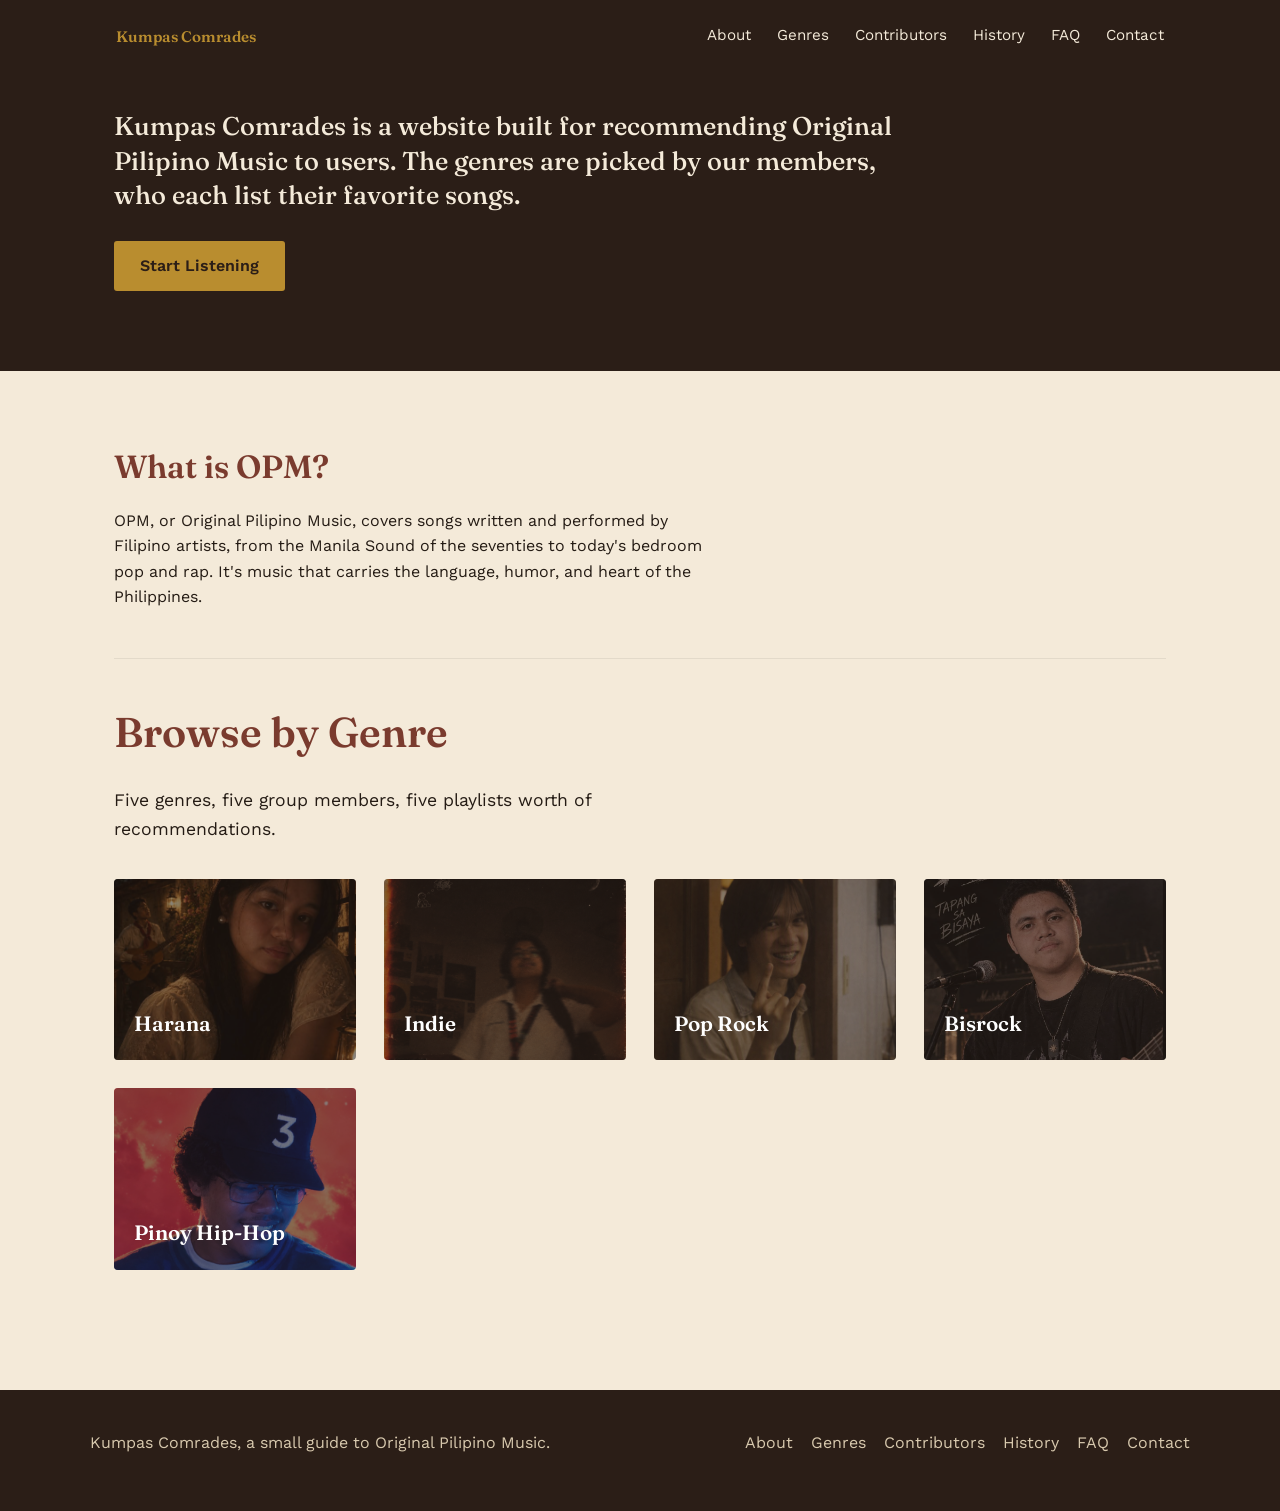
<file: index.html>
<!DOCTYPE html>
<html lang="en">
<head>
<meta charset="UTF-8">
<meta name="viewport" content="width=device-width, initial-scale=1.0">
<title>Kumpas Comrades | Original Pilipino Music</title>
<link rel="preconnect" href="https://fonts.googleapis.com">
<link href="https://fonts.googleapis.com/css2?family=Fraunces:wght@500;600&family=Work+Sans:wght@400;500;600&display=swap" rel="stylesheet">
<link rel="stylesheet" href="styles.css">
</head>
<body>

<header class="site-header">
  <nav class="main-nav">
    <h1 class="brand"><a href="index.html">Kumpas Comrades</a></h1>
    <ul>
      <li><a href="about.html">About</a></li>
      <li><a href="genres.html">Genres</a></li>
      <li><a href="contributors.html">Contributors</a></li>
      <li><a href="history.html">History</a></li>
      <li><a href="faq.html">FAQ</a></li>
      <li><a href="contact.html">Contact</a></li>
    </ul>
  </nav>

  <div class="hero">
    <div class="hero-text">
      <p>Kumpas Comrades is a website built for recommending Original Pilipino Music to users. The genres are picked by our members, who each list their favorite songs.</p>
      <a class="button" href="genres.html">Start Listening</a>
    </div>
  </div>
</header>

<main>

  <section id="about">
    <article class="section-intro">
      <h2>What is OPM?</h2>
      <p>OPM, or Original Pilipino Music, covers songs written and performed by Filipino artists, from the Manila Sound of the seventies to today's bedroom pop and rap. It's music that carries the language, humor, and heart of the Philippines.</p>
    </article>
  </section>

  <section id="genres">
    <div class="section-intro">
      <h2>Browse by Genre</h2>
      <p>Five genres, five group members, five playlists worth of recommendations.</p>
    </div>
    <div class="genre-grid">
      <a class="genre-tile" href="genre-harana.html">
        <img src="images/branco-harana-cover.png" alt="Branco, curator of the Harana genre recommendations">
        <span>Harana</span>
      </a>
      <a class="genre-tile" href="genre-indie.html">
        <img src="images/indie-cover.png" alt="Curator of the Filipino Indie genre recommendations">
        <span>Indie</span>
      </a>
      <a class="genre-tile" href="genre-poprock.html">
        <img src="images/poprock-cover.png" alt="Curator of the Pop Rock genre recommendations">
        <span>Pop Rock</span>
      </a>
      <a class="genre-tile" href="genre-bisrock.html">
        <img src="images/bisrock-cover.png" alt="Curator of the Bisrock genre recommendations">
        <span>Bisrock</span>
      </a>
      <a class="genre-tile" href="genre-5.html">
        <img src="images/phiphop-cover.png" alt="Curator of the Pinoy Hip-Hop genre recommendations">
        <span>Pinoy Hip-Hop</span>
      </a>
    </div>
  </section>

</main>

<footer class="site-footer">
  <div class="footer-inner">
    <p>Kumpas Comrades, a small guide to Original Pilipino Music.</p>
    <ul class="footer-links">
      <li><a href="about.html">About</a></li>
      <li><a href="genres.html">Genres</a></li>
      <li><a href="contributors.html">Contributors</a></li>
      <li><a href="history.html">History</a></li>
      <li><a href="faq.html">FAQ</a></li>
      <li><a href="contact.html">Contact</a></li>
    </ul>
  </div>
</footer>

</body>
</html>
</file>
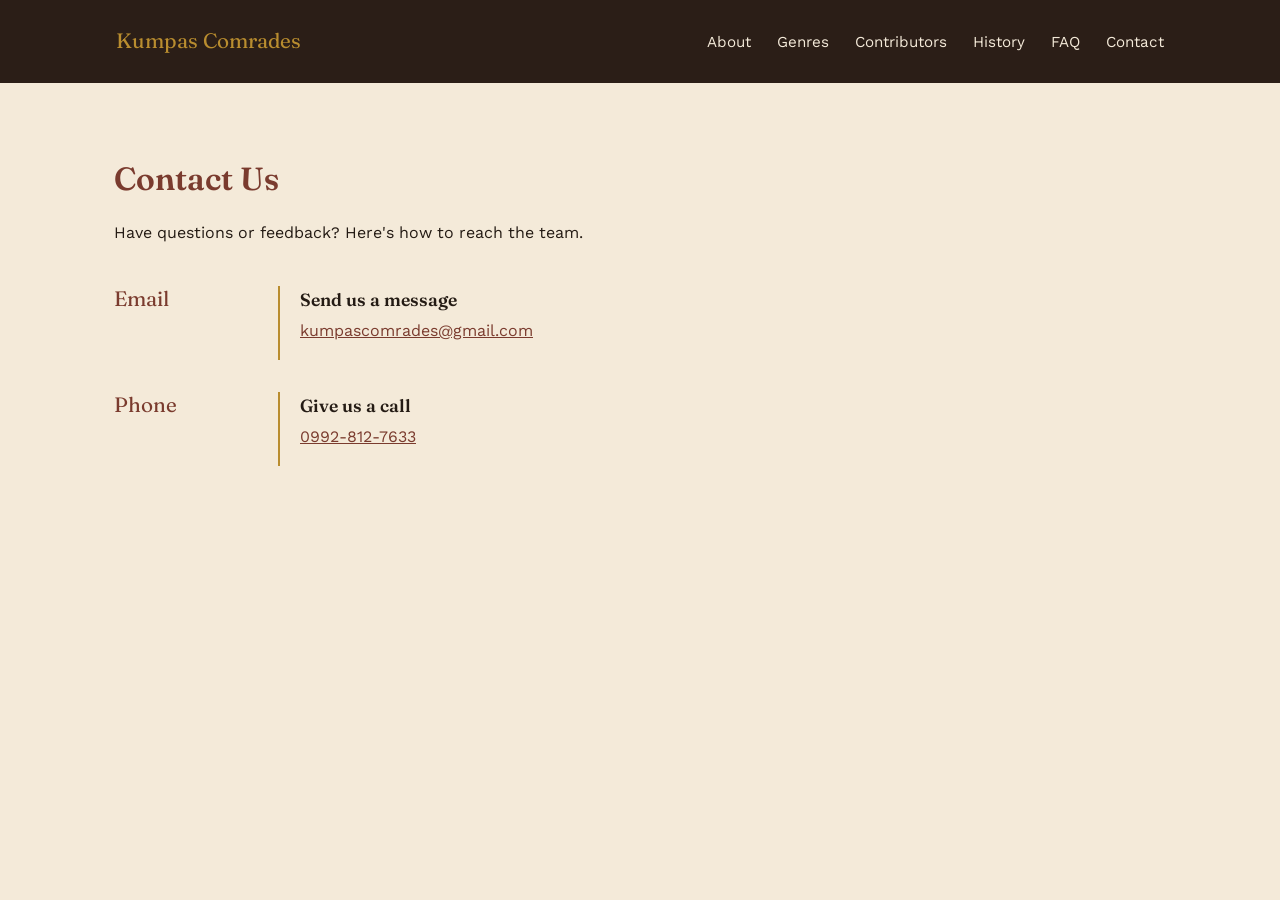
<file: contact.html>
<!DOCTYPE html>
<html lang="en">
<head>
<meta charset="UTF-8">
<meta name="viewport" content="width=device-width, initial-scale=1.0">
<title>Contact | Kumpas Comrades</title>
<link rel="preconnect" href="https://fonts.googleapis.com">
<link href="https://fonts.googleapis.com/css2?family=Fraunces:wght@500;600&family=Work+Sans:wght@400;500;600&display=swap" rel="stylesheet">
<link rel="stylesheet" href="styles.css">
</head>
<body>

<header class="site-header">
  <nav class="main-nav">
    <a class="brand" href="index.html">Kumpas Comrades</a>
    <ul>
      <li><a href="about.html">About</a></li>
      <li><a href="genres.html">Genres</a></li>
      <li><a href="contributors.html">Contributors</a></li>
      <li><a href="history.html">History</a></li>
      <li><a href="faq.html">FAQ</a></li>
      <li><a href="contact.html">Contact</a></li>
    </ul>
  </nav>
</header>

<main>

  <section id="contact">
    <div class="section-intro">
      <h2>Contact Us</h2>
      <p>Have questions or feedback? Here's how to reach the team.</p>
    </div>
    <div class="timeline">
      <div class="timeline-entry">
        <div class="decade">Email</div>
        <div class="detail">
          <h3>Send us a message</h3>
          <p><a href="mailto:kumpascomrades@gmail.com">kumpascomrades@gmail.com</a></p>
        </div>
      </div>
      <div class="timeline-entry">
        <div class="decade">Phone</div>
        <div class="detail">
          <h3>Give us a call</h3>
          <p><a href="tel:+639928127633">0992-812-7633</a></p>
        </div>
      </div>
    </div>
  </section>

</main>

</body>
</html>
</file>
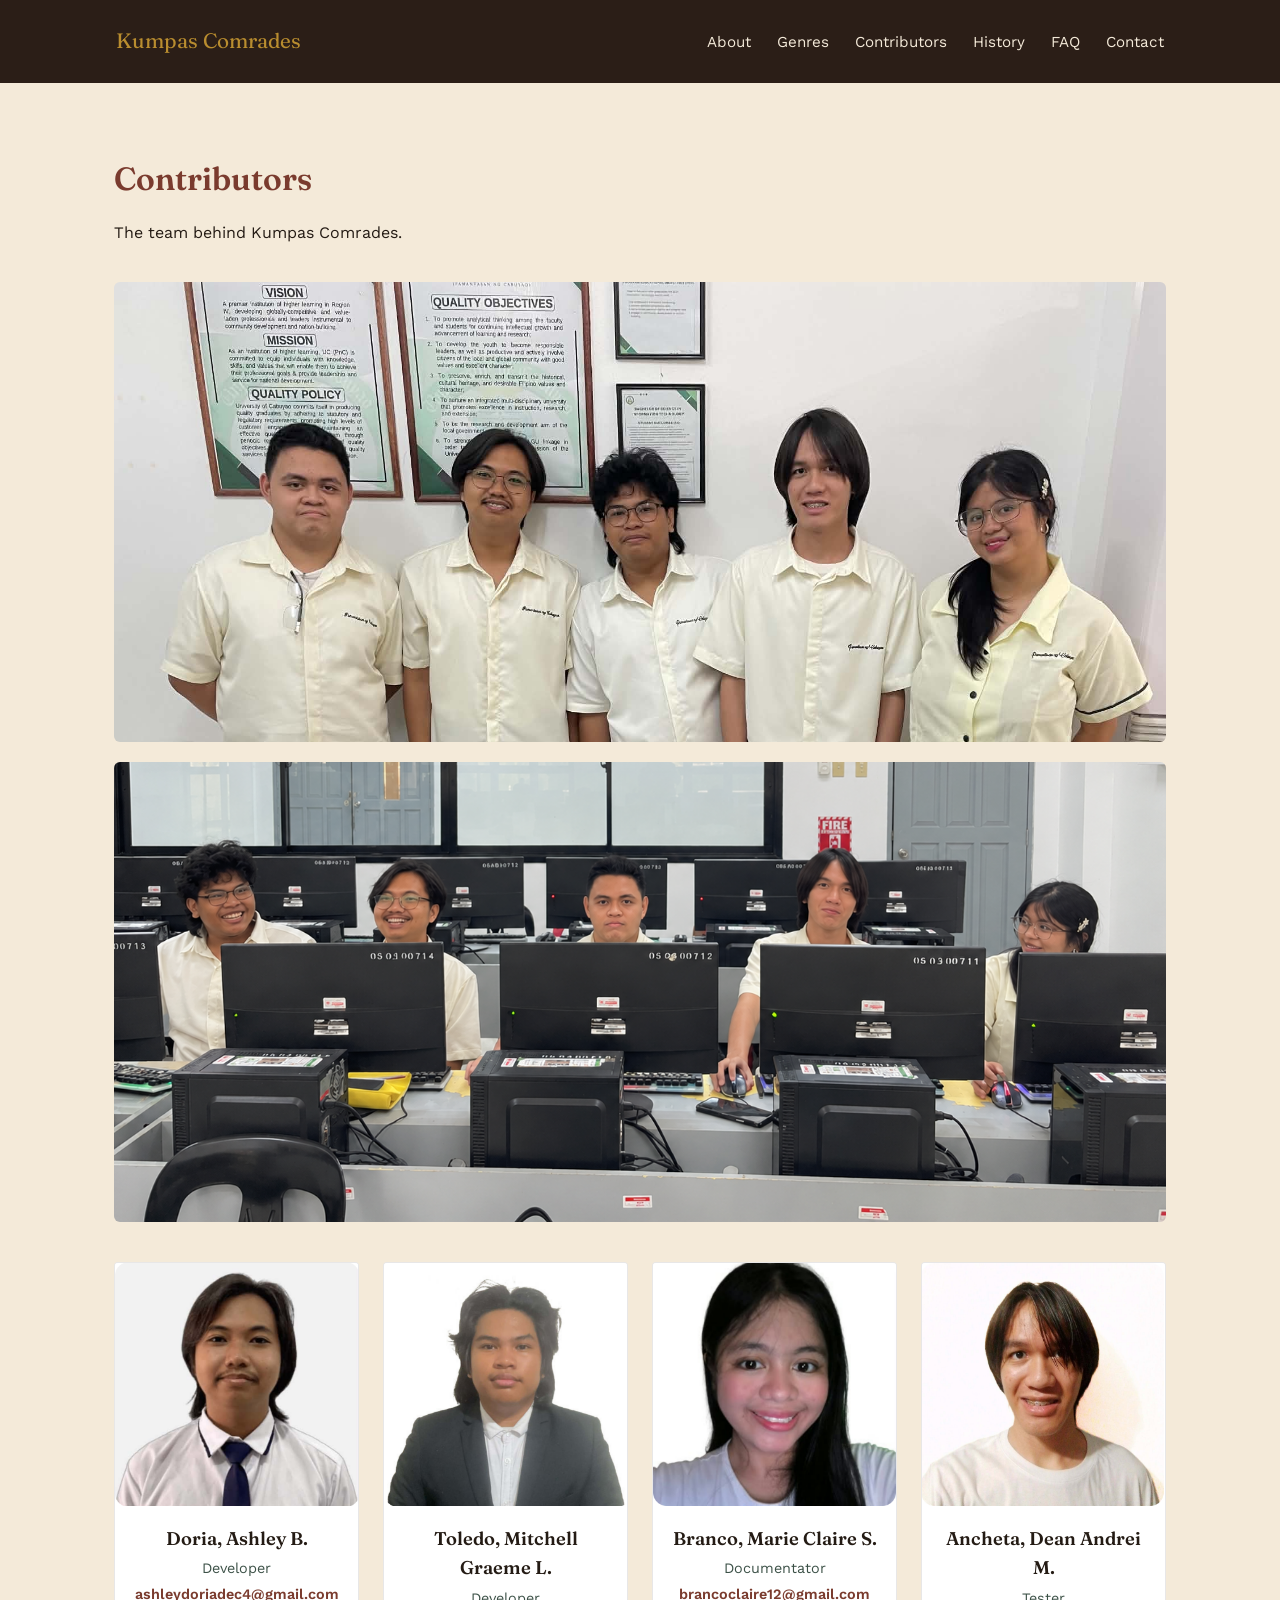
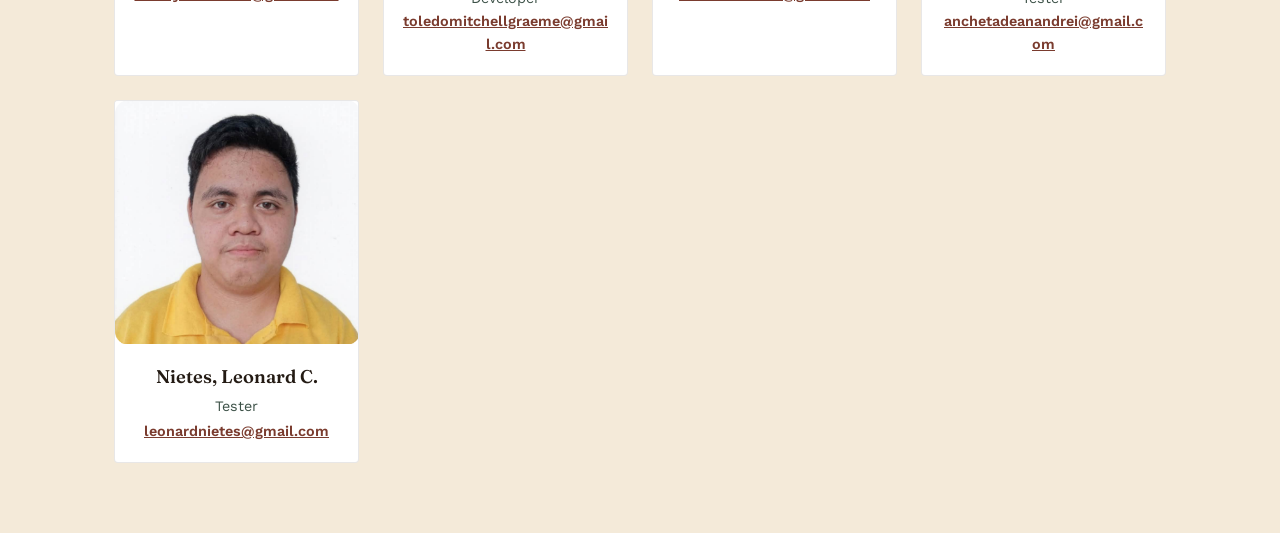
<file: contributors.html>
<!DOCTYPE html>
<html lang="en">
<head>
<meta charset="UTF-8">
<meta name="viewport" content="width=device-width, initial-scale=1.0">
<title>Contributors | Kumpas Comrades</title>
<link rel="preconnect" href="https://fonts.googleapis.com">
<link href="https://fonts.googleapis.com/css2?family=Fraunces:wght@500;600&family=Work+Sans:wght@400;500;600&display=swap" rel="stylesheet">
<link rel="stylesheet" href="styles.css">
</head>
<body>

<header class="site-header">
  <nav class="main-nav">
    <a class="brand" href="index.html">Kumpas Comrades</a>
    <ul>
      <li><a href="about.html">About</a></li>
      <li><a href="genres.html">Genres</a></li>
      <li><a href="contributors.html">Contributors</a></li>
      <li><a href="history.html">History</a></li>
      <li><a href="faq.html">FAQ</a></li>
      <li><a href="contact.html">Contact</a></li>
    </ul>
  </nav>
</header>

<main>

  <section id="contributors">
    <div class="section-intro">
      <h2>Contributors</h2>
      <p>The team behind Kumpas Comrades.</p>
    </div>

    <div class="contributor-group-photos">
      <img src="images/contributors-group-1.png" alt="The Kumpas Comrades team standing together">
      <img src="images/contributors-group-2.png" alt="The Kumpas Comrades team working together in the computer lab">
    </div>

    <div class="artist-grid">
      <article class="artist-card">
        <img src="images/contributor-doria.png" alt="Portrait of Ashley B. Doria">
        <div class="card-body">
          <h3>Doria, Ashley B.</h3>
          <p class="meta">Developer</p>
          <a href="mailto:ashleydoriadec4@gmail.com">ashleydoriadec4@gmail.com</a>
        </div>
      </article>
      <article class="artist-card">
        <img src="images/contributor-toledo.png" alt="Portrait of Mitchell Graeme L. Toledo">
        <div class="card-body">
          <h3>Toledo, Mitchell Graeme L.</h3>
          <p class="meta">Developer</p>
          <a href="mailto:toledomitchellgraeme@gmail.com">toledomitchellgraeme@gmail.com</a>
        </div>
      </article>
      <article class="artist-card">
        <img src="images/contributor-branco.png" alt="Portrait of Marie Claire S. Branco">
        <div class="card-body">
          <h3>Branco, Marie Claire S.</h3>
          <p class="meta">Documentator</p>
          <a href="mailto:brancoclaire12@gmail.com">brancoclaire12@gmail.com</a>
        </div>
      </article>
      <article class="artist-card">
        <img src="images/contributor-ancheta.png" alt="Portrait of Dean Andrei M. Ancheta">
        <div class="card-body">
          <h3>Ancheta, Dean Andrei M.</h3>
          <p class="meta">Tester</p>
          <a href="mailto:anchetadeanandrei@gmail.com">anchetadeanandrei@gmail.com</a>
        </div>
      </article>
      <article class="artist-card">
        <img src="images/contributor-nietes.png" alt="Portrait of Leonard C. Nietes">
        <div class="card-body">
          <h3>Nietes, Leonard C.</h3>
          <p class="meta">Tester</p>
          <a href="mailto:leonardnietes@gmail.com">leonardnietes@gmail.com</a>
        </div>
      </article>
    </div>
  </section>

</main>

</body>
</html>
</file>
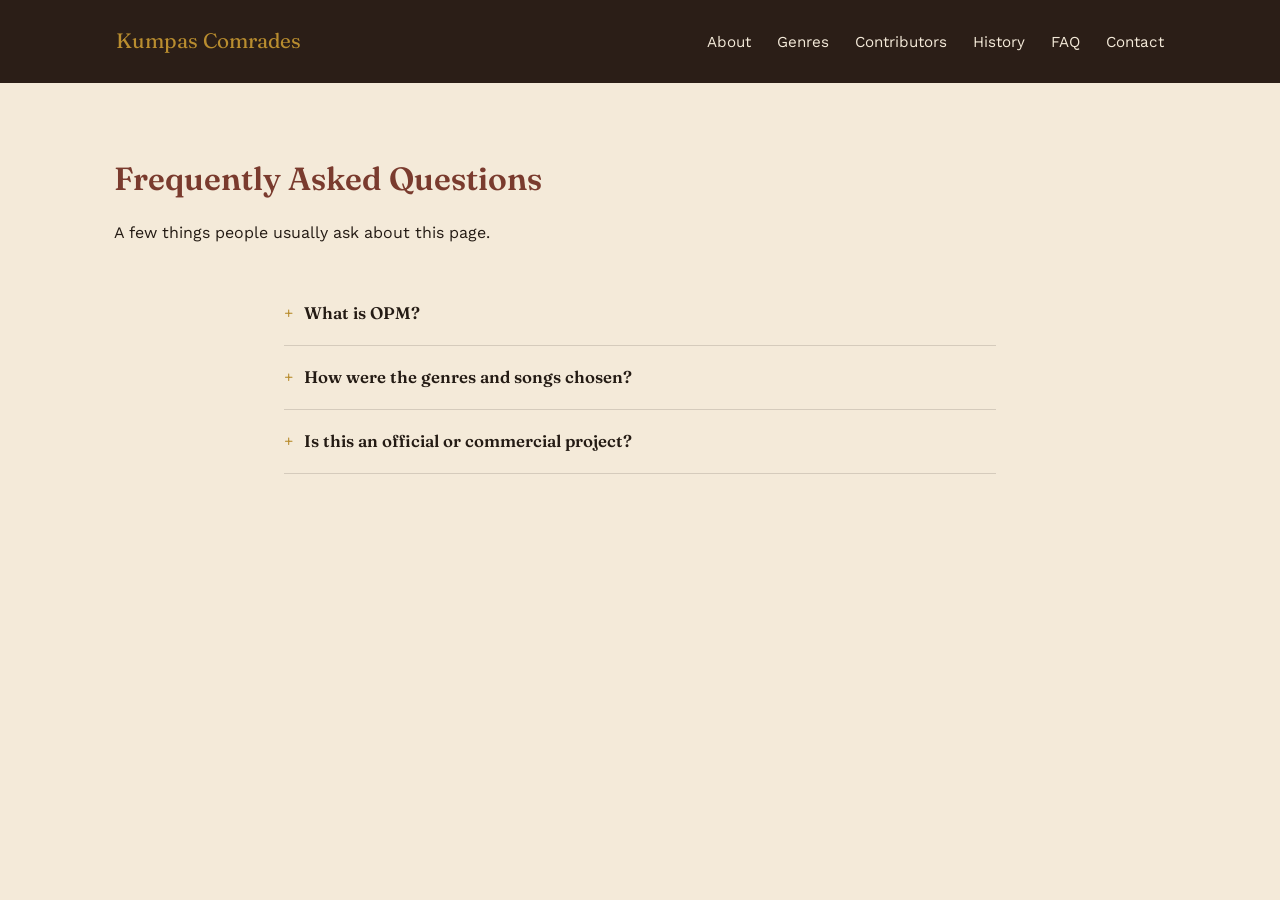
<file: faq.html>
<!DOCTYPE html>
<html lang="en">
<head>
<meta charset="UTF-8">
<meta name="viewport" content="width=device-width, initial-scale=1.0">
<title>FAQ | Kumpas Comrades</title>
<link rel="preconnect" href="https://fonts.googleapis.com">
<link href="https://fonts.googleapis.com/css2?family=Fraunces:wght@500;600&family=Work+Sans:wght@400;500;600&display=swap" rel="stylesheet">
<link rel="stylesheet" href="styles.css">
</head>
<body>

<header class="site-header">
  <nav class="main-nav">
    <a class="brand" href="index.html">Kumpas Comrades</a>
    <ul>
      <li><a href="about.html">About</a></li>
      <li><a href="genres.html">Genres</a></li>
      <li><a href="contributors.html">Contributors</a></li>
      <li><a href="history.html">History</a></li>
      <li><a href="faq.html">FAQ</a></li>
      <li><a href="contact.html">Contact</a></li>
    </ul>
  </nav>
</header>

<main>

  <section id="faq">
    <div class="section-intro">
      <h2>Frequently Asked Questions</h2>
      <p>A few things people usually ask about this page.</p>
    </div>

    <div class="faq-list">
      <details class="faq-item">
        <summary>What is OPM?</summary>
        <p>OPM, or Original Pilipino Music, covers songs written and performed by Filipino artists, from the Manila Sound of the seventies to today's bedroom pop and rap.</p>
      </details>
      <details class="faq-item">
        <summary>How were the genres and songs chosen?</summary>
        <p>Each genre on this site was picked and curated by a different group member, based on their own personal recommendations rather than official charts or rankings.</p>
      </details>
      <details class="faq-item">
        <summary>Is this an official or commercial project?</summary>
        <p>No, it was created as a lab activity under our professor, Dr. Ramiro Z. Dela Cruz.</p>
      </details>
    </div>
  </section>

</main>


</body>
</html>
</file>
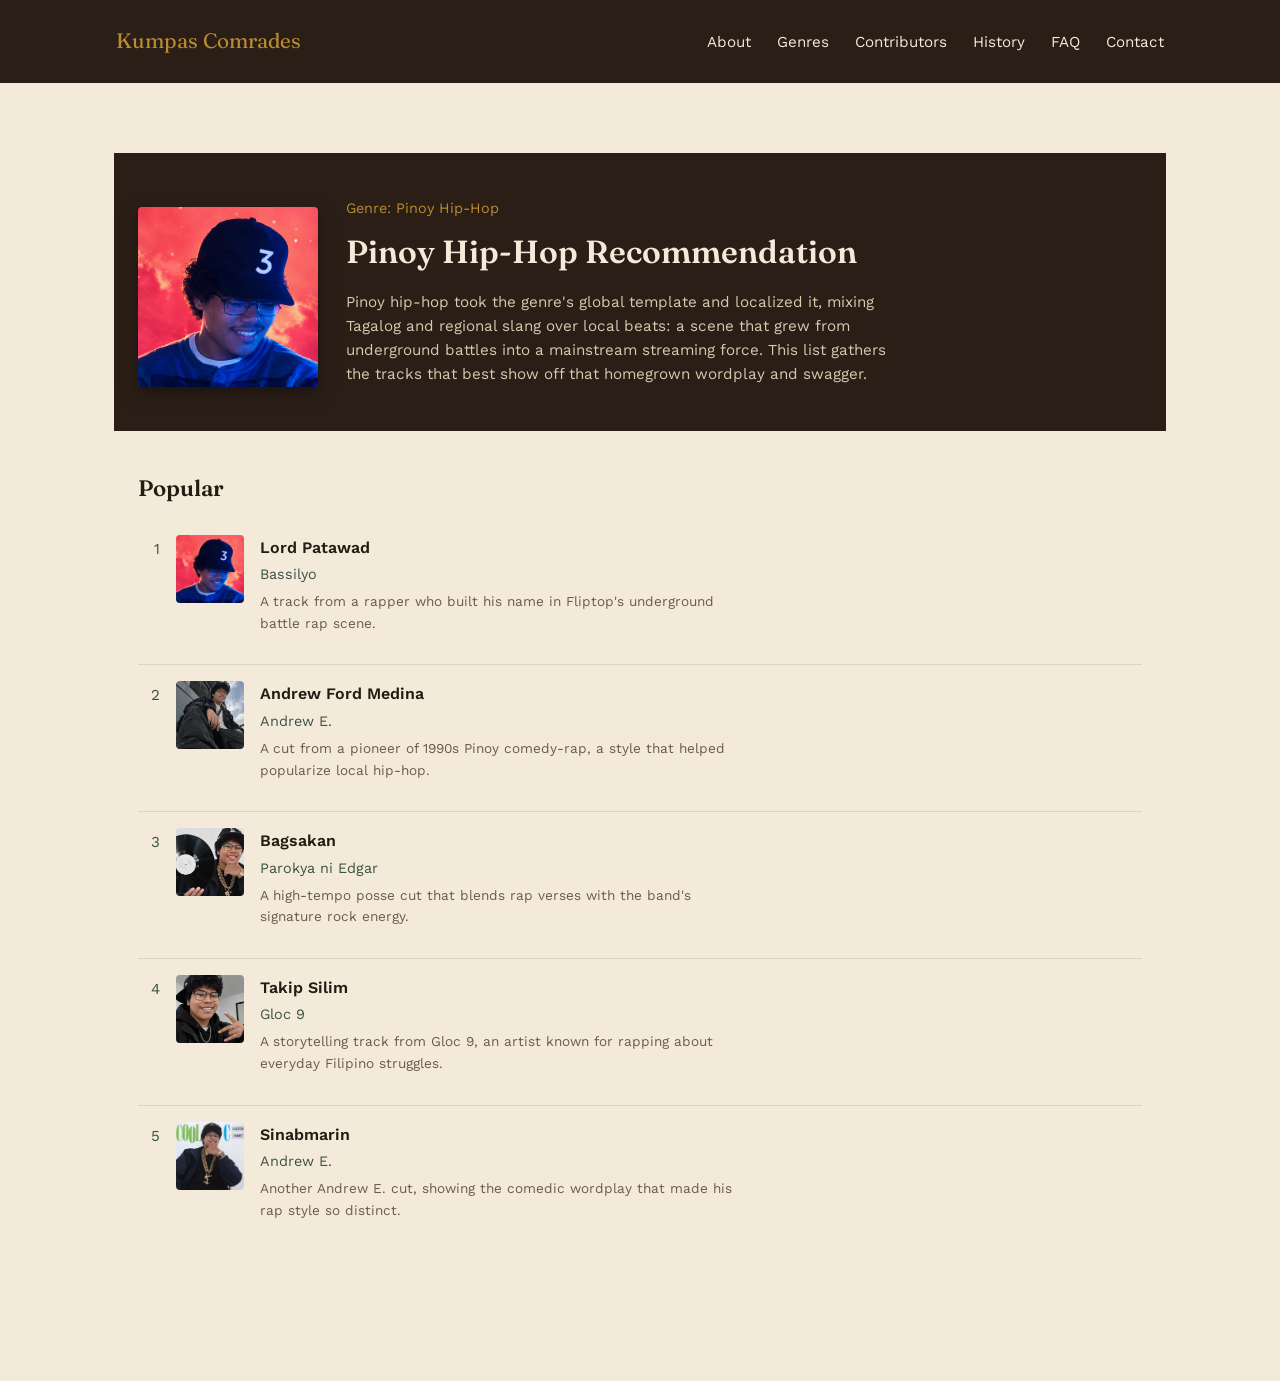
<file: genre-5.html>
<!DOCTYPE html>
<html lang="en">
<head>
<meta charset="UTF-8">
<meta name="viewport" content="width=device-width, initial-scale=1.0">
<title>Pinoy Hip-Hop | Kumpas Comrades</title>
<link rel="preconnect" href="https://fonts.googleapis.com">
<link href="https://fonts.googleapis.com/css2?family=Fraunces:wght@500;600&family=Work+Sans:wght@400;500;600&display=swap" rel="stylesheet">
<link rel="stylesheet" href="styles.css">
</head>
<body>

<header class="site-header">
  <nav class="main-nav">
    <a class="brand" href="index.html">Kumpas Comrades</a>
    <ul>
      <li><a href="about.html">About</a></li>
      <li><a href="genres.html">Genres</a></li>
      <li><a href="contributors.html">Contributors</a></li>
      <li><a href="history.html">History</a></li>
      <li><a href="faq.html">FAQ</a></li>
      <li><a href="contact.html">Contact</a></li>
    </ul>
  </nav>
</header>

<main>

  <section id="phiphop">
    <div class="rec-header">
      <img class="rec-cover" src="images/phiphop-cover.png" alt="Curator of the Pinoy Hip-Hop genre recommendations">
      <div class="rec-header-text">
        <p class="eyebrow">Genre: Pinoy Hip-Hop</p>
        <h1>Pinoy Hip-Hop Recommendation</h1>
        <p class="rec-description">Pinoy hip-hop took the genre's global template and localized it, mixing Tagalog and regional slang over local beats: a scene that grew from underground battles into a mainstream streaming force. This list gathers the tracks that best show off that homegrown wordplay and swagger.</p>
      </div>
    </div>

    <h2 class="rec-subheading">Popular</h2>

    <ol class="rec-list">
      <li>
        <span class="rec-num">1</span>
        <img class="rec-thumb" src="images/phiphop-cover.png" alt="Cover for Lord Patawad by Bassilyo">
        <div class="rec-info">
          <span class="rec-title">Lord Patawad</span>
          <span class="rec-artist">Bassilyo</span>
          <p class="rec-fact">A track from a rapper who built his name in Fliptop's underground battle rap scene.</p>
        </div>
      </li>
      <li>
        <span class="rec-num">2</span>
        <img class="rec-thumb" src="images/phiphop-song-2.png" alt="Cover for Andrew Ford Medina by Andrew E.">
        <div class="rec-info">
          <span class="rec-title">Andrew Ford Medina</span>
          <span class="rec-artist">Andrew E.</span>
          <p class="rec-fact">A cut from a pioneer of 1990s Pinoy comedy-rap, a style that helped popularize local hip-hop.</p>
        </div>
      </li>
      <li>
        <span class="rec-num">3</span>
        <img class="rec-thumb" src="images/phiphop-song-3.png" alt="Cover for Bagsakan by Parokya ni Edgar">
        <div class="rec-info">
          <span class="rec-title">Bagsakan</span>
          <span class="rec-artist">Parokya ni Edgar</span>
          <p class="rec-fact">A high-tempo posse cut that blends rap verses with the band's signature rock energy.</p>
        </div>
      </li>
      <li>
        <span class="rec-num">4</span>
        <img class="rec-thumb" src="images/phiphop-song-4.png" alt="Cover for Takip Silim by Gloc 9">
        <div class="rec-info">
          <span class="rec-title">Takip Silim</span>
          <span class="rec-artist">Gloc 9</span>
          <p class="rec-fact">A storytelling track from Gloc 9, an artist known for rapping about everyday Filipino struggles.</p>
        </div>
      </li>
      <li>
        <span class="rec-num">5</span>
        <img class="rec-thumb" src="images/phiphop-song-5.png" alt="Cover for Sinabmarin by Andrew E.">
        <div class="rec-info">
          <span class="rec-title">Sinabmarin</span>
          <span class="rec-artist">Andrew E.</span>
          <p class="rec-fact">Another Andrew E. cut, showing the comedic wordplay that made his rap style so distinct.</p>
        </div>
      </li>
    </ol>
  </section>

</main>


</body>
</html>
</file>
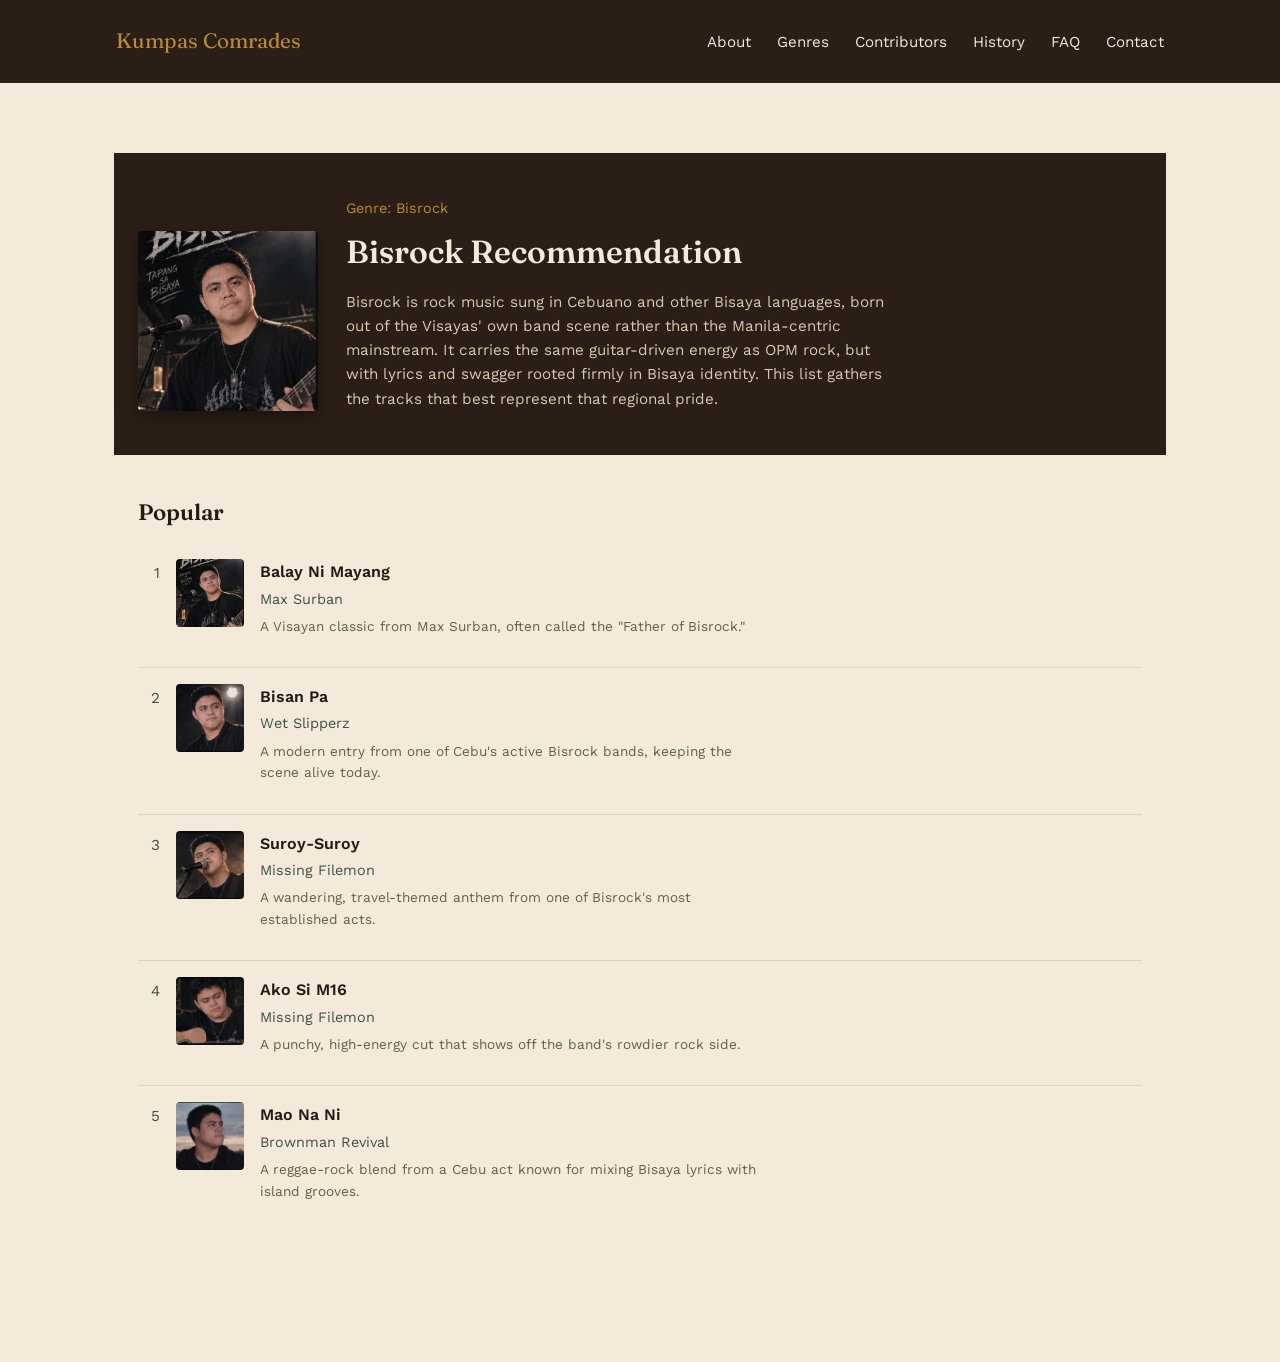
<file: genre-bisrock.html>
<!DOCTYPE html>
<html lang="en">
<head>
<meta charset="UTF-8">
<meta name="viewport" content="width=device-width, initial-scale=1.0">
<title>Bisrock | Kumpas Comrades</title>
<link rel="preconnect" href="https://fonts.googleapis.com">
<link href="https://fonts.googleapis.com/css2?family=Fraunces:wght@500;600&family=Work+Sans:wght@400;500;600&display=swap" rel="stylesheet">
<link rel="stylesheet" href="styles.css">
</head>
<body>

<header class="site-header">
  <nav class="main-nav">
    <a class="brand" href="index.html">Kumpas Comrades</a>
    <ul>
      <li><a href="about.html">About</a></li>
      <li><a href="genres.html">Genres</a></li>
      <li><a href="contributors.html">Contributors</a></li>
      <li><a href="history.html">History</a></li>
      <li><a href="faq.html">FAQ</a></li>
      <li><a href="contact.html">Contact</a></li>
    </ul>
  </nav>
</header>

<main>

  <section id="bisrock">
    <div class="rec-header">
      <img class="rec-cover" src="images/bisrock-cover.png" alt="Curator of the Bisrock genre recommendations">
      <div class="rec-header-text">
        <p class="eyebrow">Genre: Bisrock</p>
        <h1>Bisrock Recommendation</h1>
        <p class="rec-description">Bisrock is rock music sung in Cebuano and other Bisaya languages, born out of the Visayas' own band scene rather than the Manila-centric mainstream. It carries the same guitar-driven energy as OPM rock, but with lyrics and swagger rooted firmly in Bisaya identity. This list gathers the tracks that best represent that regional pride.</p>
      </div>
    </div>

    <h2 class="rec-subheading">Popular</h2>

    <ol class="rec-list">
      <li>
        <span class="rec-num">1</span>
        <img class="rec-thumb" src="images/bisrock-song-1.png" alt="Cover for Balay Ni Mayang by Max Surban">
        <div class="rec-info">
          <span class="rec-title">Balay Ni Mayang</span>
          <span class="rec-artist">Max Surban</span>
          <p class="rec-fact">A Visayan classic from Max Surban, often called the "Father of Bisrock."</p>
        </div>
      </li>
      <li>
        <span class="rec-num">2</span>
        <img class="rec-thumb" src="images/bisrock-song-2.png" alt="Cover for Bisan Pa by Wet Slipperz">
        <div class="rec-info">
          <span class="rec-title">Bisan Pa</span>
          <span class="rec-artist">Wet Slipperz</span>
          <p class="rec-fact">A modern entry from one of Cebu's active Bisrock bands, keeping the scene alive today.</p>
        </div>
      </li>
      <li>
        <span class="rec-num">3</span>
        <img class="rec-thumb" src="images/bisrock-song-3.png" alt="Cover for Suroy-Suroy by Missing Filemon">
        <div class="rec-info">
          <span class="rec-title">Suroy-Suroy</span>
          <span class="rec-artist">Missing Filemon</span>
          <p class="rec-fact">A wandering, travel-themed anthem from one of Bisrock's most established acts.</p>
        </div>
      </li>
      <li>
        <span class="rec-num">4</span>
        <img class="rec-thumb" src="images/bisrock-song-4.png" alt="Cover for Ako Si M16 by Missing Filemon">
        <div class="rec-info">
          <span class="rec-title">Ako Si M16</span>
          <span class="rec-artist">Missing Filemon</span>
          <p class="rec-fact">A punchy, high-energy cut that shows off the band's rowdier rock side.</p>
        </div>
      </li>
      <li>
        <span class="rec-num">5</span>
        <img class="rec-thumb" src="images/bisrock-song-5.png" alt="Cover for Mao Na Ni by Brownman Revival">
        <div class="rec-info">
          <span class="rec-title">Mao Na Ni</span>
          <span class="rec-artist">Brownman Revival</span>
          <p class="rec-fact">A reggae-rock blend from a Cebu act known for mixing Bisaya lyrics with island grooves.</p>
        </div>
      </li>
    </ol>
  </section>

</main>


</body>
</html>
</file>
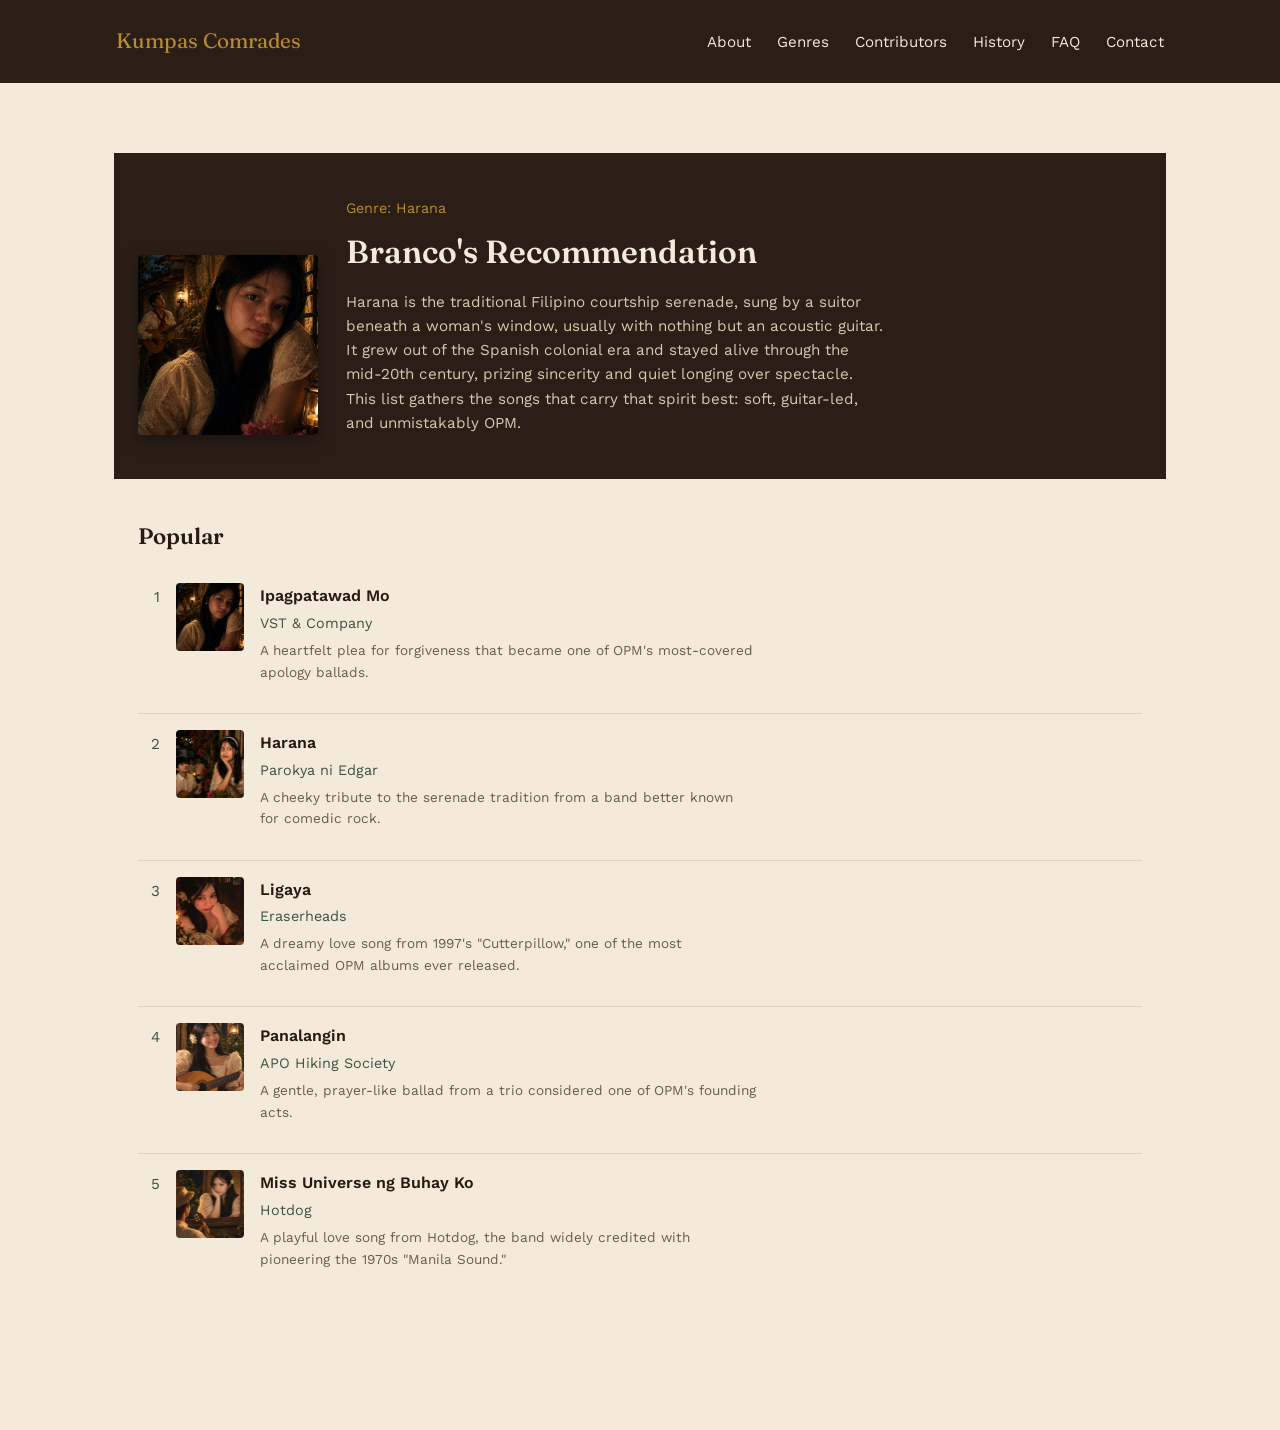
<file: genre-harana.html>
<!DOCTYPE html>
<html lang="en">
<head>
<meta charset="UTF-8">
<meta name="viewport" content="width=device-width, initial-scale=1.0">
<title>Harana: Branco's Recommendation | Kumpas Comrades</title>
<link rel="preconnect" href="https://fonts.googleapis.com">
<link href="https://fonts.googleapis.com/css2?family=Fraunces:wght@500;600&family=Work+Sans:wght@400;500;600&display=swap" rel="stylesheet">
<link rel="stylesheet" href="styles.css">
</head>
<body>

<header class="site-header">
  <nav class="main-nav">
    <a class="brand" href="index.html">Kumpas Comrades</a>
    <ul>
      <li><a href="about.html">About</a></li>
      <li><a href="genres.html">Genres</a></li>
      <li><a href="contributors.html">Contributors</a></li>
      <li><a href="history.html">History</a></li>
      <li><a href="faq.html">FAQ</a></li>
      <li><a href="contact.html">Contact</a></li>
    </ul>
  </nav>
</header>

<main>

  <section id="harana">
    <div class="rec-header">
      <img class="rec-cover" src="images/branco-harana-cover.png" alt="Branco, curator of the Harana genre recommendations">
      <div class="rec-header-text">
        <p class="eyebrow">Genre: Harana</p>
        <h1>Branco's Recommendation</h1>
        <p class="rec-description">Harana is the traditional Filipino courtship serenade, sung by a suitor beneath a woman's window, usually with nothing but an acoustic guitar. It grew out of the Spanish colonial era and stayed alive through the mid-20th century, prizing sincerity and quiet longing over spectacle. This list gathers the songs that carry that spirit best: soft, guitar-led, and unmistakably OPM.</p>
      </div>
    </div>

    <h2 class="rec-subheading">Popular</h2>

    <ol class="rec-list">
      <li>
        <span class="rec-num">1</span>
        <img class="rec-thumb" src="images/branco-harana-cover.png" alt="Cover for Ipagpatawad Mo by VST & Company">
        <div class="rec-info">
          <span class="rec-title">Ipagpatawad Mo</span>
          <span class="rec-artist">VST &amp; Company</span>
          <p class="rec-fact">A heartfelt plea for forgiveness that became one of OPM's most-covered apology ballads.</p>
        </div>
      </li>
      <li>
        <span class="rec-num">2</span>
        <img class="rec-thumb" src="images/song-2.png" alt="Cover for Harana by Parokya ni Edgar">
        <div class="rec-info">
          <span class="rec-title">Harana</span>
          <span class="rec-artist">Parokya ni Edgar</span>
          <p class="rec-fact">A cheeky tribute to the serenade tradition from a band better known for comedic rock.</p>
        </div>
      </li>
      <li>
        <span class="rec-num">3</span>
        <img class="rec-thumb" src="images/song-3.png" alt="Cover for Ligaya by Eraserheads">
        <div class="rec-info">
          <span class="rec-title">Ligaya</span>
          <span class="rec-artist">Eraserheads</span>
          <p class="rec-fact">A dreamy love song from 1997's "Cutterpillow," one of the most acclaimed OPM albums ever released.</p>
        </div>
      </li>
      <li>
        <span class="rec-num">4</span>
        <img class="rec-thumb" src="images/song-4.png" alt="Cover for Panalangin by APO Hiking Society">
        <div class="rec-info">
          <span class="rec-title">Panalangin</span>
          <span class="rec-artist">APO Hiking Society</span>
          <p class="rec-fact">A gentle, prayer-like ballad from a trio considered one of OPM's founding acts.</p>
        </div>
      </li>
      <li>
        <span class="rec-num">5</span>
        <img class="rec-thumb" src="images/song-5.png" alt="Cover for Miss Universe ng Buhay Ko by Hotdog">
        <div class="rec-info">
          <span class="rec-title">Miss Universe ng Buhay Ko</span>
          <span class="rec-artist">Hotdog</span>
          <p class="rec-fact">A playful love song from Hotdog, the band widely credited with pioneering the 1970s "Manila Sound."</p>
        </div>
      </li>
    </ol>
  </section>

</main>


</body>
</html>
</file>
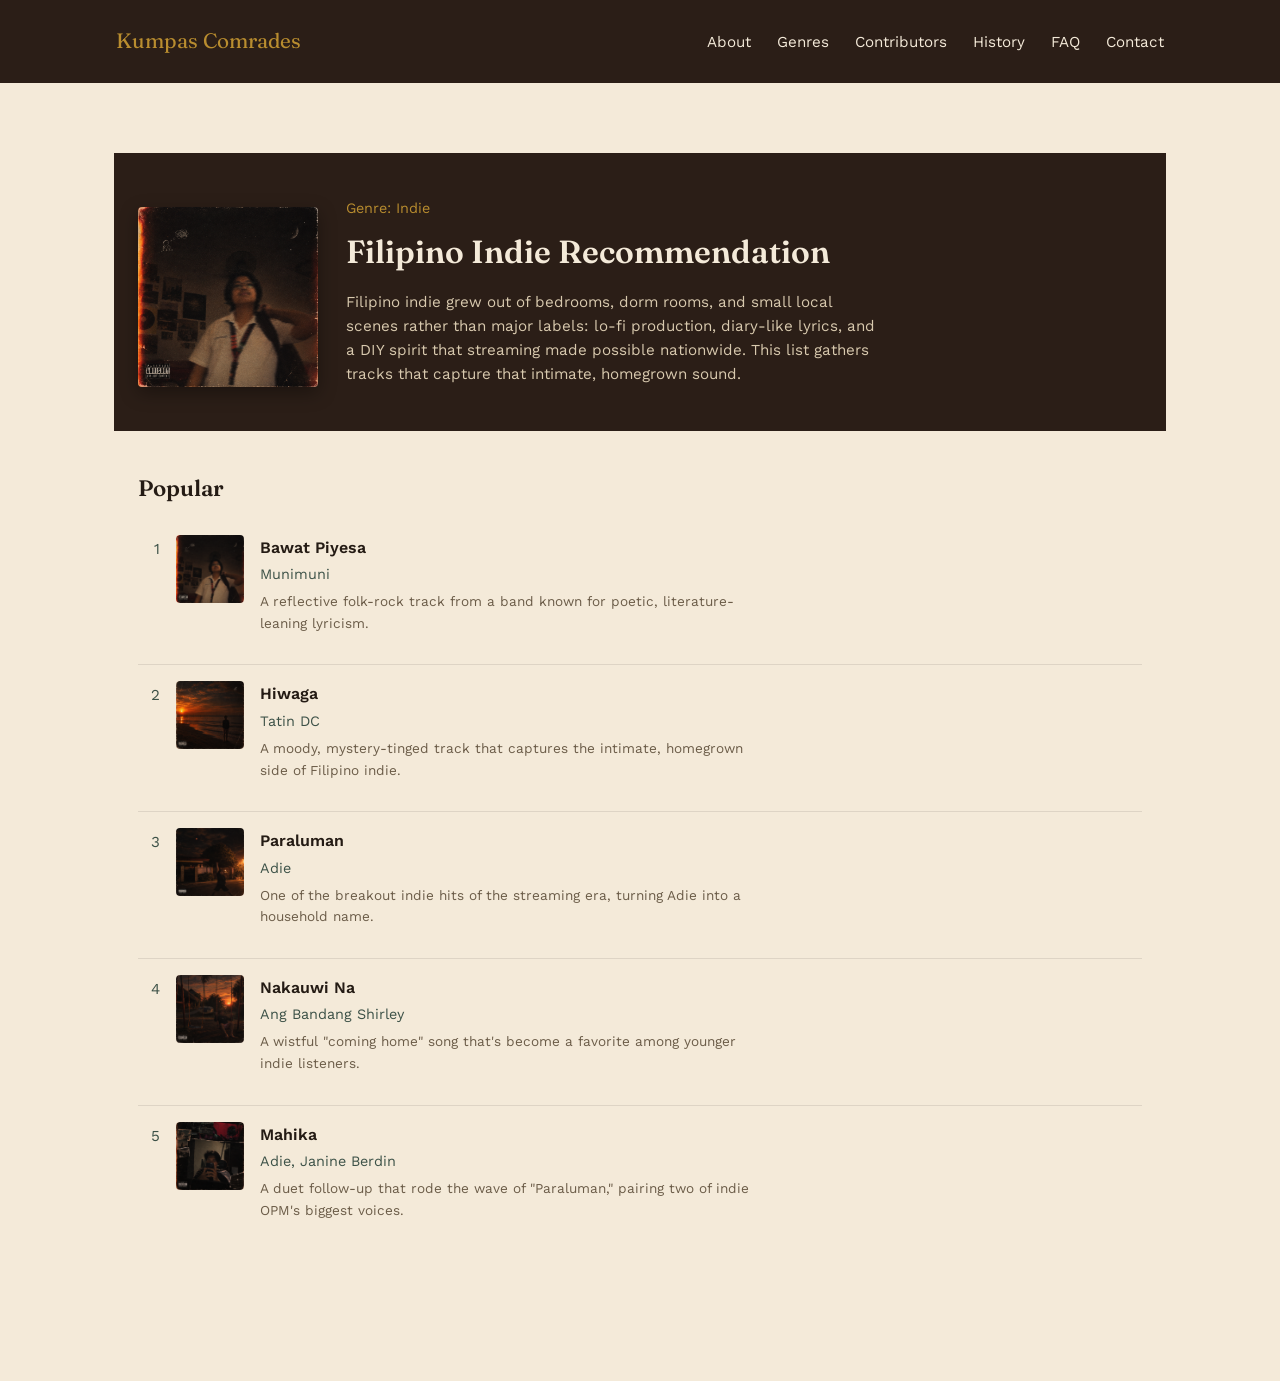
<file: genre-indie.html>
<!DOCTYPE html>
<html lang="en">
<head>
<meta charset="UTF-8">
<meta name="viewport" content="width=device-width, initial-scale=1.0">
<title>Filipino Indie | Kumpas Comrades</title>
<link rel="preconnect" href="https://fonts.googleapis.com">
<link href="https://fonts.googleapis.com/css2?family=Fraunces:wght@500;600&family=Work+Sans:wght@400;500;600&display=swap" rel="stylesheet">
<link rel="stylesheet" href="styles.css">
</head>
<body>

<header class="site-header">
  <nav class="main-nav">
    <a class="brand" href="index.html">Kumpas Comrades</a>
    <ul>
      <li><a href="about.html">About</a></li>
      <li><a href="genres.html">Genres</a></li>
      <li><a href="contributors.html">Contributors</a></li>
      <li><a href="history.html">History</a></li>
      <li><a href="faq.html">FAQ</a></li>
      <li><a href="contact.html">Contact</a></li>
    </ul>
  </nav>
</header>

<main>

  <section id="indie">
    <div class="rec-header">
      <img class="rec-cover" src="images/indie-cover.png" alt="Curator of the Filipino Indie genre recommendations">
      <div class="rec-header-text">
        <p class="eyebrow">Genre: Indie</p>
        <h1>Filipino Indie Recommendation</h1>
        <p class="rec-description">Filipino indie grew out of bedrooms, dorm rooms, and small local scenes rather than major labels: lo-fi production, diary-like lyrics, and a DIY spirit that streaming made possible nationwide. This list gathers tracks that capture that intimate, homegrown sound.</p>
      </div>
    </div>

    <h2 class="rec-subheading">Popular</h2>

    <ol class="rec-list">
      <li>
        <span class="rec-num">1</span>
        <img class="rec-thumb" src="images/indie-song-1.png" alt="Cover for Bawat Piyesa by Munimuni">
        <div class="rec-info">
          <span class="rec-title">Bawat Piyesa</span>
          <span class="rec-artist">Munimuni</span>
          <p class="rec-fact">A reflective folk-rock track from a band known for poetic, literature-leaning lyricism.</p>
        </div>
      </li>
      <li>
        <span class="rec-num">2</span>
        <img class="rec-thumb" src="images/indie-song-2.png" alt="Cover for Hiwaga by Tatin DC">
        <div class="rec-info">
          <span class="rec-title">Hiwaga</span>
          <span class="rec-artist">Tatin DC</span>
          <p class="rec-fact">A moody, mystery-tinged track that captures the intimate, homegrown side of Filipino indie.</p>
        </div>
      </li>
      <li>
        <span class="rec-num">3</span>
        <img class="rec-thumb" src="images/indie-song-3.png" alt="Cover for Paraluman by Adie">
        <div class="rec-info">
          <span class="rec-title">Paraluman</span>
          <span class="rec-artist">Adie</span>
          <p class="rec-fact">One of the breakout indie hits of the streaming era, turning Adie into a household name.</p>
        </div>
      </li>
      <li>
        <span class="rec-num">4</span>
        <img class="rec-thumb" src="images/indie-song-4.png" alt="Cover for Nakauwi Na by Ang Bandang Shirley">
        <div class="rec-info">
          <span class="rec-title">Nakauwi Na</span>
          <span class="rec-artist">Ang Bandang Shirley</span>
          <p class="rec-fact">A wistful "coming home" song that's become a favorite among younger indie listeners.</p>
        </div>
      </li>
      <li>
        <span class="rec-num">5</span>
        <img class="rec-thumb" src="images/indie-song-5.png" alt="Cover for Mahika by Adie and Janine Berdin">
        <div class="rec-info">
          <span class="rec-title">Mahika</span>
          <span class="rec-artist">Adie, Janine Berdin</span>
          <p class="rec-fact">A duet follow-up that rode the wave of "Paraluman," pairing two of indie OPM's biggest voices.</p>
        </div>
      </li>
    </ol>
  </section>

</main>


</body>
</html>
</file>
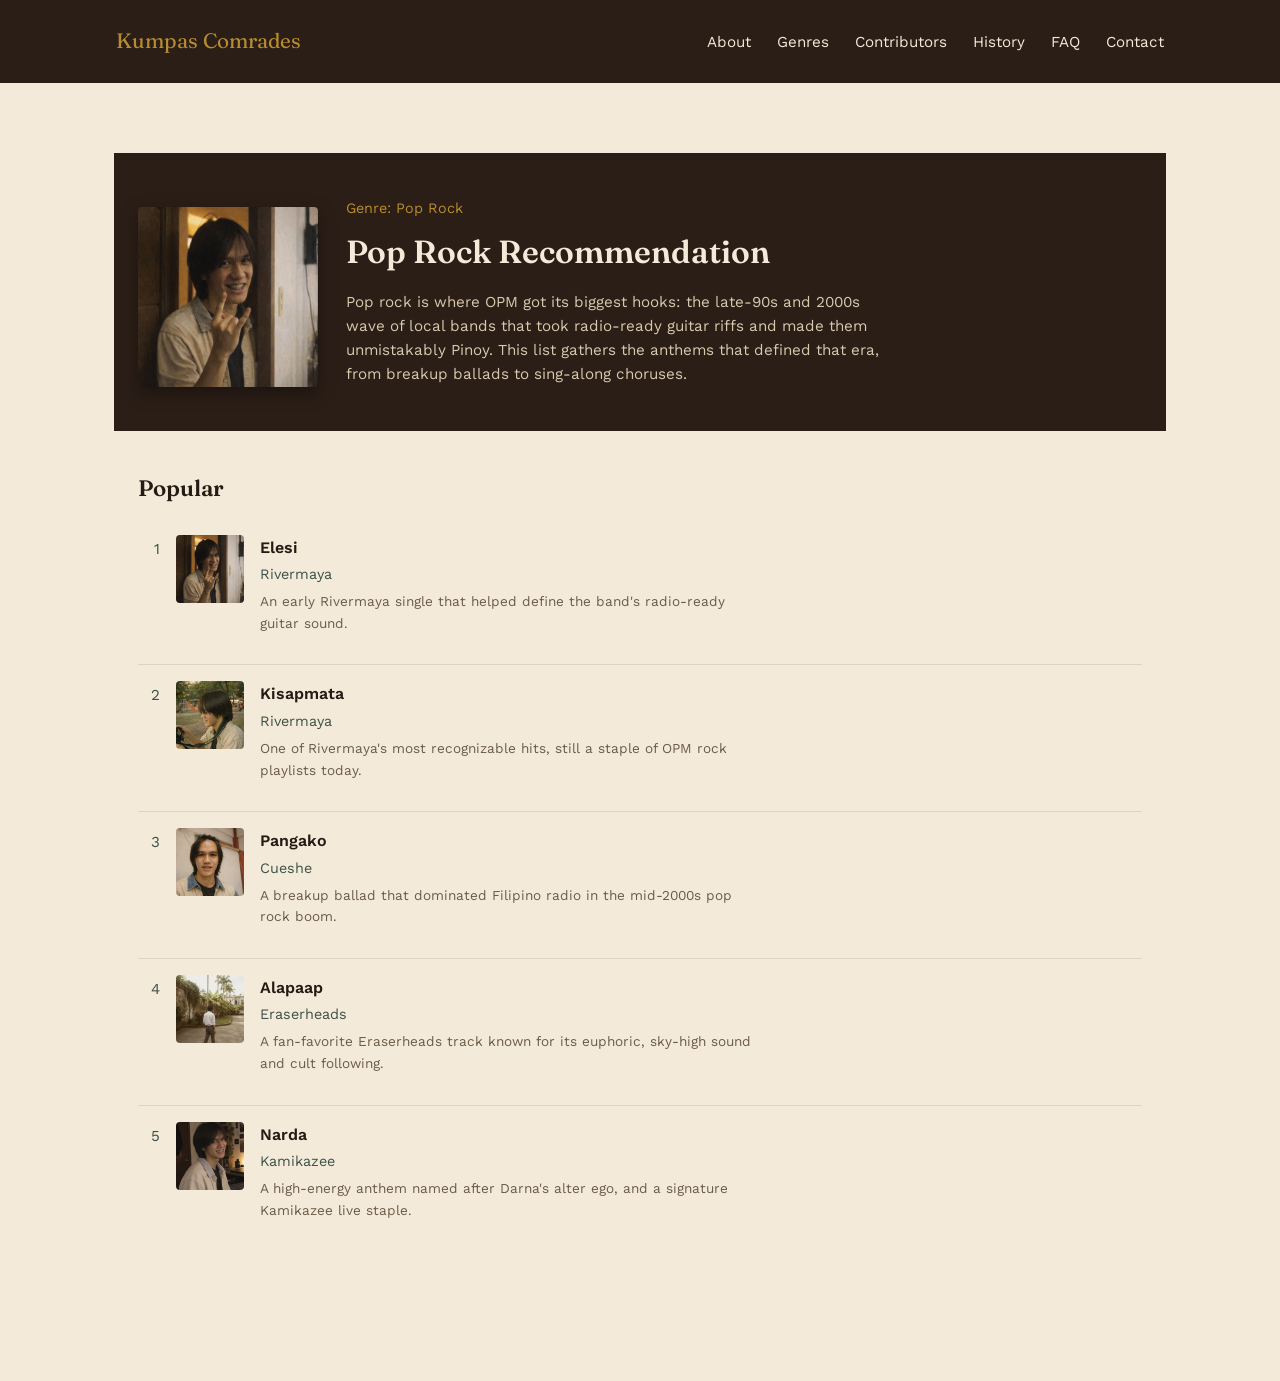
<file: genre-poprock.html>
<!DOCTYPE html>
<html lang="en">
<head>
<meta charset="UTF-8">
<meta name="viewport" content="width=device-width, initial-scale=1.0">
<title>Pop Rock | Kumpas Comrades</title>
<link rel="preconnect" href="https://fonts.googleapis.com">
<link href="https://fonts.googleapis.com/css2?family=Fraunces:wght@500;600&family=Work+Sans:wght@400;500;600&display=swap" rel="stylesheet">
<link rel="stylesheet" href="styles.css">
</head>
<body>

<header class="site-header">
  <nav class="main-nav">
    <a class="brand" href="index.html">Kumpas Comrades</a>
    <ul>
      <li><a href="about.html">About</a></li>
      <li><a href="genres.html">Genres</a></li>
      <li><a href="contributors.html">Contributors</a></li>
      <li><a href="history.html">History</a></li>
      <li><a href="faq.html">FAQ</a></li>
      <li><a href="contact.html">Contact</a></li>
    </ul>
  </nav>
</header>

<main>

  <section id="pop-rock">
    <div class="rec-header">
      <img class="rec-cover" src="images/poprock-cover.png" alt="Curator of the Pop Rock genre recommendations">
      <div class="rec-header-text">
        <p class="eyebrow">Genre: Pop Rock</p>
        <h1>Pop Rock Recommendation</h1>
        <p class="rec-description">Pop rock is where OPM got its biggest hooks: the late-90s and 2000s wave of local bands that took radio-ready guitar riffs and made them unmistakably Pinoy. This list gathers the anthems that defined that era, from breakup ballads to sing-along choruses.</p>
      </div>
    </div>

    <h2 class="rec-subheading">Popular</h2>

    <ol class="rec-list">
      <li>
        <span class="rec-num">1</span>
        <img class="rec-thumb" src="images/poprock-song-1.png" alt="Cover for Elesi by Rivermaya">
        <div class="rec-info">
          <span class="rec-title">Elesi</span>
          <span class="rec-artist">Rivermaya</span>
          <p class="rec-fact">An early Rivermaya single that helped define the band's radio-ready guitar sound.</p>
        </div>
      </li>
      <li>
        <span class="rec-num">2</span>
        <img class="rec-thumb" src="images/poprock-song-2.png" alt="Cover for Kisapmata by Rivermaya">
        <div class="rec-info">
          <span class="rec-title">Kisapmata</span>
          <span class="rec-artist">Rivermaya</span>
          <p class="rec-fact">One of Rivermaya's most recognizable hits, still a staple of OPM rock playlists today.</p>
        </div>
      </li>
      <li>
        <span class="rec-num">3</span>
        <img class="rec-thumb" src="images/poprock-song-3.png" alt="Cover for Pangako by Cueshe">
        <div class="rec-info">
          <span class="rec-title">Pangako</span>
          <span class="rec-artist">Cueshe</span>
          <p class="rec-fact">A breakup ballad that dominated Filipino radio in the mid-2000s pop rock boom.</p>
        </div>
      </li>
      <li>
        <span class="rec-num">4</span>
        <img class="rec-thumb" src="images/poprock-song-4.png" alt="Cover for Alapaap by Eraserheads">
        <div class="rec-info">
          <span class="rec-title">Alapaap</span>
          <span class="rec-artist">Eraserheads</span>
          <p class="rec-fact">A fan-favorite Eraserheads track known for its euphoric, sky-high sound and cult following.</p>
        </div>
      </li>
      <li>
        <span class="rec-num">5</span>
        <img class="rec-thumb" src="images/poprock-song-5.png" alt="Cover for Narda by Kamikazee">
        <div class="rec-info">
          <span class="rec-title">Narda</span>
          <span class="rec-artist">Kamikazee</span>
          <p class="rec-fact">A high-energy anthem named after Darna's alter ego, and a signature Kamikazee live staple.</p>
        </div>
      </li>
    </ol>
  </section>

</main>


</body>
</html>
</file>
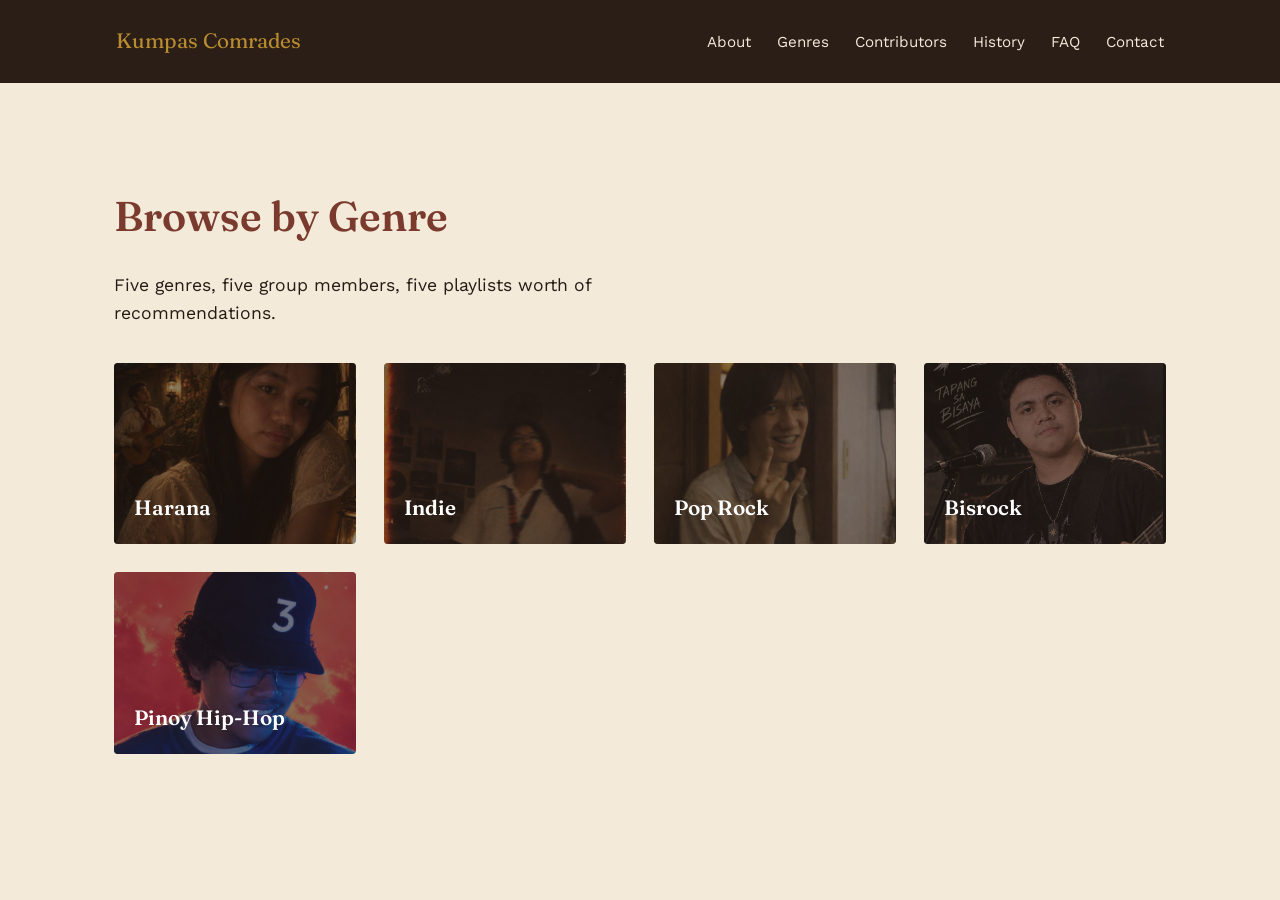
<file: genres.html>
<!DOCTYPE html>
<html lang="en">
<head>
<meta charset="UTF-8">
<meta name="viewport" content="width=device-width, initial-scale=1.0">
<title>Genres | Kumpas Comrades</title>
<link rel="preconnect" href="https://fonts.googleapis.com">
<link href="https://fonts.googleapis.com/css2?family=Fraunces:wght@500;600&family=Work+Sans:wght@400;500;600&display=swap" rel="stylesheet">
<link rel="stylesheet" href="styles.css">
</head>
<body>

<header class="site-header">
  <nav class="main-nav">
    <a class="brand" href="index.html">Kumpas Comrades</a>
    <ul>
      <li><a href="about.html">About</a></li>
      <li><a href="genres.html">Genres</a></li>
      <li><a href="contributors.html">Contributors</a></li>
      <li><a href="history.html">History</a></li>
      <li><a href="faq.html">FAQ</a></li>
      <li><a href="contact.html">Contact</a></li>
    </ul>
  </nav>
</header>

<main>

  <section id="genres">
    <div class="section-intro">
      <h2>Browse by Genre</h2>
      <p>Five genres, five group members, five playlists worth of recommendations.</p>
    </div>
    <div class="genre-grid">
      <a class="genre-tile" href="genre-harana.html">
        <img src="images/branco-harana-cover.png" alt="Branco, curator of the Harana genre recommendations">
        <span>Harana</span>
      </a>
      <a class="genre-tile" href="genre-indie.html">
        <img src="images/indie-cover.png" alt="Curator of the Filipino Indie genre recommendations">
        <span>Indie</span>
      </a>
      <a class="genre-tile" href="genre-poprock.html">
        <img src="images/poprock-cover.png" alt="Curator of the Pop Rock genre recommendations">
        <span>Pop Rock</span>
      </a>
      <a class="genre-tile" href="genre-bisrock.html">
        <img src="images/bisrock-cover.png" alt="Curator of the Bisrock genre recommendations">
        <span>Bisrock</span>
      </a>
      <a class="genre-tile" href="genre-5.html">
        <img src="images/phiphop-cover.png" alt="Curator of the Pinoy Hip-Hop genre recommendations">
        <span>Pinoy Hip-Hop</span>
      </a>
    </div>
  </section>

</main>

</body>
</html>
</file>
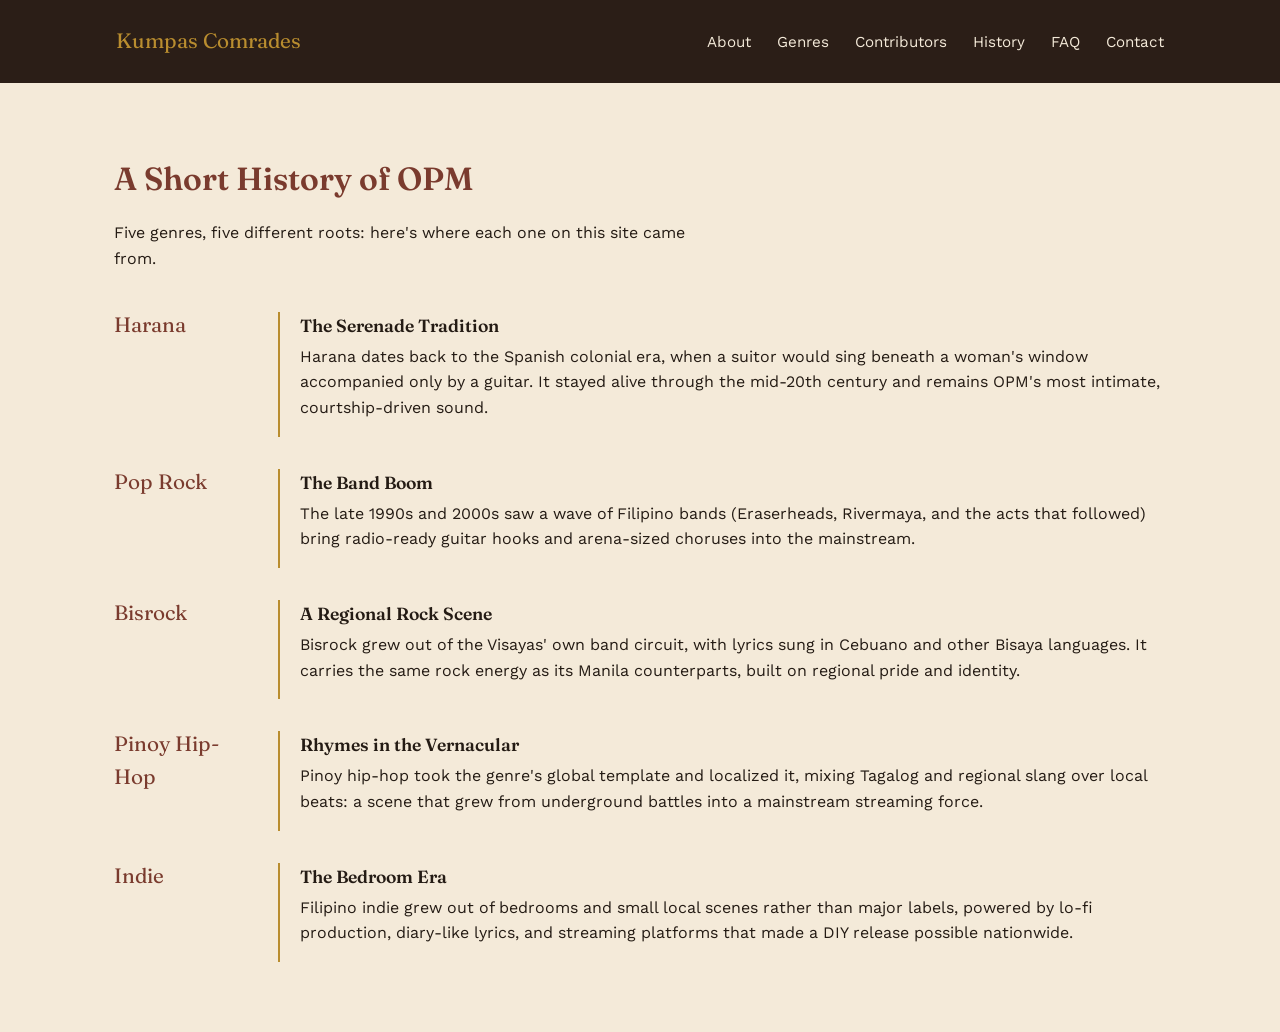
<file: history.html>
<!DOCTYPE html>
<html lang="en">
<head>
<meta charset="UTF-8">
<meta name="viewport" content="width=device-width, initial-scale=1.0">
<title>History | Kumpas Comrades</title>
<link rel="preconnect" href="https://fonts.googleapis.com">
<link href="https://fonts.googleapis.com/css2?family=Fraunces:wght@500;600&family=Work+Sans:wght@400;500;600&display=swap" rel="stylesheet">
<link rel="stylesheet" href="styles.css">
</head>
<body>

<header class="site-header">
  <nav class="main-nav">
    <a class="brand" href="index.html">Kumpas Comrades</a>
    <ul>
      <li><a href="about.html">About</a></li>
      <li><a href="genres.html">Genres</a></li>
      <li><a href="contributors.html">Contributors</a></li>
      <li><a href="history.html">History</a></li>
      <li><a href="faq.html">FAQ</a></li>
      <li><a href="contact.html">Contact</a></li>
    </ul>
  </nav>
</header>

<main>

  <section id="history">
    <div class="section-intro">
      <h2>A Short History of OPM</h2>
      <p>Five genres, five different roots: here's where each one on this site came from.</p>
    </div>
    <div class="timeline">
      <div class="timeline-entry">
        <div class="decade"><a href="genre-harana.html">Harana</a></div>
        <div class="detail">
          <h3>The Serenade Tradition</h3>
          <p>Harana dates back to the Spanish colonial era, when a suitor would sing beneath a woman's window accompanied only by a guitar. It stayed alive through the mid-20th century and remains OPM's most intimate, courtship-driven sound.</p>
        </div>
      </div>
      <div class="timeline-entry">
        <div class="decade"><a href="genre-poprock.html">Pop Rock</a></div>
        <div class="detail">
          <h3>The Band Boom</h3>
          <p>The late 1990s and 2000s saw a wave of Filipino bands (Eraserheads, Rivermaya, and the acts that followed) bring radio-ready guitar hooks and arena-sized choruses into the mainstream.</p>
        </div>
      </div>
      <div class="timeline-entry">
        <div class="decade"><a href="genre-bisrock.html">Bisrock</a></div>
        <div class="detail">
          <h3>A Regional Rock Scene</h3>
          <p>Bisrock grew out of the Visayas' own band circuit, with lyrics sung in Cebuano and other Bisaya languages. It carries the same rock energy as its Manila counterparts, built on regional pride and identity.</p>
        </div>
      </div>
      <div class="timeline-entry">
        <div class="decade"><a href="genre-5.html">Pinoy Hip-Hop</a></div>
        <div class="detail">
          <h3>Rhymes in the Vernacular</h3>
          <p>Pinoy hip-hop took the genre's global template and localized it, mixing Tagalog and regional slang over local beats: a scene that grew from underground battles into a mainstream streaming force.</p>
        </div>
      </div>
      <div class="timeline-entry">
        <div class="decade"><a href="genre-indie.html">Indie</a></div>
        <div class="detail">
          <h3>The Bedroom Era</h3>
          <p>Filipino indie grew out of bedrooms and small local scenes rather than major labels, powered by lo-fi production, diary-like lyrics, and streaming platforms that made a DIY release possible nationwide.</p>
        </div>
      </div>
    </div>
  </section>

</main>


</body>
</html>
</file>
<file: styles.css>
:root {
  --night: #2b1e17;
  --paper: #f4ead9;
  --maroon: #7a3b2e;
  --gold: #b98d2f;
  --teal: #3c5147;
  --ink: #241b14;
}

* {
  box-sizing: border-box;
}

html {
  scroll-behavior: smooth;
}

body {
  margin: 0;
  background-color: var(--paper);
  color: var(--ink);
  font-family: "Work Sans", Arial, sans-serif;
  line-height: 1.6;
}

h1, h2, h3 {
  font-family: "Fraunces", Georgia, serif;
  font-weight: 600;
  margin: 0 0 0.5em;
}

p {
  margin: 0 0 1em;
}

a {
  color: var(--maroon);
}

img {
  max-width: 100%;
  display: block;
}

header.site-header {
  background-color: var(--night);
  color: var(--paper);
}

nav.main-nav {
  display: flex;
  flex-wrap: wrap;
  align-items: center;
  justify-content: space-between;
  max-width: 1100px;
  margin: 0 auto;
  padding: 18px 24px;
}

nav.main-nav .brand {
  font-family: "Fraunces", Georgia, serif;
  font-size: 1.3rem;
  color: var(--gold);
  text-decoration: none;
  margin: 0;
}

nav.main-nav .brand a {
  color: inherit;
  text-decoration: inherit;
}

nav.main-nav ul {
  list-style: none;
  display: flex;
  flex-wrap: wrap;
  gap: 22px;
  margin: 0;
  padding: 0;
}

nav.main-nav a {
  color: var(--paper);
  text-decoration: none;
  font-size: 0.95rem;
  padding: 6px 2px;
  border-bottom: 2px solid transparent;
  transition: border-color 0.2s ease, color 0.2s ease;
}

nav.main-nav a:hover,
nav.main-nav a:focus {
  color: var(--gold);
  border-bottom: 2px solid var(--gold);
}

.hero {
  background-color: var(--night);
  color: var(--paper);
  display: flex;
  flex-wrap: wrap;
  align-items: center;
  gap: 40px;
  max-width: 1100px;
  margin: 0 auto;
  padding: 40px 24px 80px;
}

.hero-text {
  flex: 1 1 380px;
}

.hero-text h1 {
  font-size: 2.6rem;
  line-height: 1.08;
  max-width: 14ch;
}

.hero-text p {
  max-width: 46ch;
  color: var(--paper);
  font-size: 1.6rem;
  font-family: "Fraunces", serif;
  font-weight: 500;
  line-height: 1.35;
  margin-bottom: 28px;
}

.hero-image {
  flex: 1 1 300px;
}

.hero-image img {
  border-radius: 4px;
  border: 1px solid rgba(244, 234, 217, 0.18);
}

.button {
  display: inline-block;
  background-color: var(--gold);
  color: var(--night);
  text-decoration: none;
  font-weight: 600;
  padding: 12px 26px;
  border-radius: 3px;
  transition: transform 0.2s ease, background-color 0.2s ease;
}

.button:hover,
.button:focus {
  background-color: #cf9f3f;
  transform: scale(1.05);
}

main {
  max-width: 1100px;
  margin: 0 auto;
  padding: 0 24px;
}

section {
  padding: 70px 0;
  border-bottom: 1px solid rgba(32, 26, 26, 0.08);
}

section:last-of-type {
  border-bottom: none;
}

.section-intro {
  max-width: 60ch;
  margin-bottom: 36px;
}

#about .section-intro {
  margin-bottom: 0;
}

#about {
  padding-bottom: 32px;
}

.section-intro h2 {
  font-size: 2rem;
  color: var(--maroon);
}

.genre-grid {
  display: grid;
  grid-template-columns: repeat(auto-fill, minmax(240px, 1fr));
  gap: 28px;
}

#genres {
  padding: 100px 0 120px;
}

#about + #genres {
  padding-top: 40px;
}

.about-hero-bg {
  position: relative;
  background-image:
    linear-gradient(rgba(244, 234, 217, 0.88), rgba(244, 234, 217, 0.88)),
    url("images/eraserheads-bg.jpg");
  background-size: cover;
  background-position: center 30%;
  background-repeat: no-repeat;
  width: 100%;
}

.about-hero-inner {
  max-width: 1100px;
  margin: 0 auto;
  padding: 90px 24px;
}

body.about-page {
  display: flex;
  flex-direction: column;
  min-height: 100vh;
}

body.about-page .about-hero-bg {
  flex: 1;
}

#genres .section-intro h2 {
  font-size: 2.6rem;
}

#genres .section-intro p {
  font-size: 1.1rem;
}

#genres .genre-tile span {
  font-size: 1.3rem;
  padding: 20px;
}

.genre-tile {
  position: relative;
  border-radius: 4px;
  overflow: hidden;
  aspect-ratio: 4 / 3;
  text-decoration: none;
  display: flex;
  align-items: flex-end;
}

.genre-tile img {
  position: absolute;
  inset: 0;
  width: 100%;
  height: 100%;
  object-fit: cover;
}

.genre-tile:hover::after {
  background: rgba(43, 30, 23, 0.4);
}

.genre-tile span {
  position: relative;
  z-index: 2;
  color: #ffffff;
  font-family: "Fraunces", Georgia, serif;
  font-weight: 600;
  font-size: 1.1rem;
  padding: 14px;
}

.genre-tile::after {
  content: "";
  position: absolute;
  inset: 0;
  background: rgba(43, 30, 23, 0.55);
  z-index: 1;
  transition: background-color 0.2s ease;
}

.card-row {
  display: flex;
  flex-wrap: wrap;
  gap: 24px;
}

.card {
  flex: 1 1 220px;
  background-color: #ffffff;
  border: 1px solid rgba(32, 26, 26, 0.1);
  border-radius: 4px;
  overflow: hidden;
}

.card img {
  aspect-ratio: 1 / 1;
  object-fit: cover;
  width: 100%;
}

.card-body {
  padding: 18px;
}

.card-body h3 {
  font-size: 1.15rem;
  margin-bottom: 4px;
}

.card-body .meta {
  color: var(--teal);
  font-size: 0.9rem;
  margin-bottom: 10px;
}

.card-body a {
  display: inline-block;
  max-width: 100%;
  font-size: 0.9rem;
  font-weight: 600;
  overflow-wrap: anywhere;
  word-break: break-word;
}

.gallery-grid {
  display: grid;
  grid-template-columns: repeat(3, 1fr);
  gap: 12px;
}

.gallery-grid img {
  aspect-ratio: 1 / 1;
  object-fit: cover;
  border-radius: 3px;
}

.timeline {
  display: flex;
  flex-direction: column;
  gap: 28px;
}

.timeline-entry {
  display: flex;
  gap: 24px;
  align-items: baseline;
}

.timeline-entry .decade {
  flex: 0 0 140px;
  font-family: "Fraunces", Georgia, serif;
  font-size: 1.3rem;
  color: var(--maroon);
}

.timeline-entry .decade a {
  color: inherit;
  text-decoration: none;
}

.timeline-entry .decade a:hover {
  text-decoration: underline;
}

.timeline-entry .detail {
  flex: 1;
  border-left: 2px solid var(--gold);
  padding-left: 20px;
}

.timeline-entry h3 {
  font-size: 1.1rem;
  margin-bottom: 4px;
}

.quote-row {
  display: flex;
  flex-wrap: wrap;
  gap: 24px;
}

blockquote {
  flex: 1 1 260px;
  margin: 0;
  background-color: #ffffff;
  border-left: 4px solid var(--teal);
  padding: 20px 22px;
  font-style: italic;
}

blockquote footer {
  margin-top: 12px;
  font-style: normal;
  font-size: 0.9rem;
  color: var(--teal);
}

.contact-box {
  background-color: var(--maroon);
  color: var(--paper);
  padding: 50px 40px;
  border-radius: 4px;
  text-align: center;
}

.contact-box h2 {
  color: var(--paper);
}

.contact-box .button {
  margin-top: 14px;
}

footer.site-footer {
  background-color: var(--night);
  color: #d8c9ae;
  padding: 40px 24px;
}

.footer-inner {
  max-width: 1100px;
  margin: 0 auto;
  display: flex;
  flex-wrap: wrap;
  justify-content: space-between;
  gap: 20px;
}

.footer-links {
  list-style: none;
  display: flex;
  gap: 18px;
  padding: 0;
  margin: 0;
}

.footer-links a {
  color: #d8c9ae;
  text-decoration: none;
}

.footer-links a:hover {
  color: var(--gold);
}

.artist-grid {
  display: grid;
  grid-template-columns: repeat(auto-fill, minmax(220px, 1fr));
  gap: 24px;
}

.artist-card {
  min-width: 0;
  background-color: #ffffff;
  border: 1px solid rgba(32, 26, 26, 0.1);
  border-radius: 4px;
  overflow: hidden;
  text-align: center;
}

.artist-card img {
  aspect-ratio: 1 / 1;
  object-fit: cover;
  width: 100%;
}

.artist-card .card-body .meta {
  margin-bottom: 0;
}

.genre-hero {
  background-color: var(--night);
  color: var(--paper);
}

.genre-hero-inner {
  max-width: 1100px;
  margin: 0 auto;
  padding: 44px 24px 50px;
}

.genre-hero-inner .eyebrow {
  color: var(--gold);
  font-size: 0.9rem;
  margin-bottom: 6px;
}

.genre-hero-inner h1 {
  font-size: 2.2rem;
  max-width: 20ch;
}

.genre-hero-inner p {
  max-width: 55ch;
  color: #d8c9ae;
}

.genre-banner {
  border: 1px solid rgba(244, 234, 217, 0.18);
  max-width: 1100px;
  margin: -30px auto 0;
}

.track-list {
  list-style: none;
  margin: 0;
  padding: 0;
}

.track-list li {
  display: flex;
  justify-content: space-between;
  align-items: center;
  gap: 16px;
  padding: 16px 0;
  border-bottom: 1px solid rgba(36, 27, 20, 0.1);
}

.track-list li:last-child {
  border-bottom: none;
}

.track-list .track-name {
  font-weight: 600;
}

.track-list .track-artist {
  color: var(--teal);
  font-size: 0.9rem;
}

.genre-pager {
  display: flex;
  justify-content: space-between;
  flex-wrap: wrap;
  gap: 12px;
  border-top: 1px solid rgba(36, 27, 20, 0.1);
  padding-top: 28px;
}

.genre-pager a {
  text-decoration: none;
  font-weight: 600;
}

.rec-header {
  display: flex;
  flex-wrap: wrap;
  align-items: flex-end;
  gap: 28px;
  background-color: var(--night);
  color: var(--paper);
  padding: 44px 24px;
}

.rec-cover {
  width: 180px;
  height: 180px;
  object-fit: cover;
  border-radius: 4px;
  box-shadow: 0 6px 18px rgba(0, 0, 0, 0.35);
}

.rec-header-text .eyebrow {
  color: var(--gold);
  font-size: 0.9rem;
  margin-bottom: 6px;
}

.rec-header-text h1 {
  font-size: 2rem;
  margin: 0 0 12px;
}

.rec-description {
  max-width: 60ch;
  color: #d8c9ae;
  font-size: 0.95rem;
  margin: 0;
}

.rec-subheading {
  max-width: 1100px;
  margin: 40px auto 0;
  padding: 0 24px;
  font-size: 1.4rem;
}

.rec-list {
  list-style: none;
  max-width: 1100px;
  margin: 12px auto 60px;
  padding: 0 24px;
}

.rec-list li {
  display: flex;
  align-items: flex-start;
  gap: 16px;
  padding: 16px 0;
  border-bottom: 1px solid rgba(36, 27, 20, 0.1);
}

.rec-list li:last-child {
  border-bottom: none;
}

.rec-num {
  width: 22px;
  text-align: right;
  color: var(--teal);
  font-size: 0.95rem;
  padding-top: 2px;
}

.rec-thumb {
  width: 68px;
  height: 68px;
  object-fit: cover;
  border-radius: 4px;
  flex-shrink: 0;
}

.rec-info {
  display: flex;
  flex-direction: column;
  gap: 3px;
}

.rec-title {
  font-weight: 600;
}

.rec-artist {
  color: var(--teal);
  font-size: 0.9rem;
}

.rec-fact {
  color: #6b5c48;
  font-size: 0.85rem;
  max-width: 62ch;
  margin-top: 2px;
}

@media (max-width: 900px) {
  .hero-text h1 {
    font-size: 2.2rem;
  }

  section {
    padding: 50px 0;
  }
}

@media (max-width: 640px) {
  nav.main-nav {
    flex-direction: column;
    align-items: flex-start;
    gap: 14px;
    padding: 16px 20px;
  }

  nav.main-nav ul {
    gap: 14px 18px;
  }

  .hero {
    padding: 30px 20px 50px;
  }

  .hero-text h1 {
    font-size: 1.9rem;
  }

  main {
    padding: 0 20px;
  }

  section {
    padding: 40px 0;
  }

  .section-intro h2 {
    font-size: 1.6rem;
  }

  .genre-hero-inner h1 {
    font-size: 1.7rem;
  }

  .rec-header {
    padding: 30px 20px;
  }

  .rec-cover {
    width: 120px;
    height: 120px;
  }

  .rec-list {
    padding: 0 20px;
  }

  .rec-toolbar,
  .rec-subheading {
    padding: 0 20px;
  }

  .gallery-grid {
    grid-template-columns: repeat(2, 1fr);
  }

  .timeline-entry {
    flex-direction: column;
    gap: 6px;
  }

  .timeline-entry .decade {
    flex: none;
  }

  .contact-box {
    padding: 36px 22px;
  }

  .footer-inner {
    flex-direction: column;
    align-items: flex-start;
  }
}

.contributor-group-photos {
  display: flex;
  flex-direction: column;
  gap: 20px;
  margin-bottom: 40px;
}

.contributor-group-photos img {
  width: 100%;
  max-height: 460px;
  object-fit: cover;
  object-position: center top;
  border-radius: 6px;
}

.contributor-group-photos img:nth-of-type(2) {
  object-position: center bottom;
}

.faq-list {
  max-width: 760px;
  margin: 24px auto 0;
  padding: 0 24px;
}

.faq-item {
  border-bottom: 1px solid rgba(36, 27, 20, 0.15);
  padding: 18px 0;
}

.faq-item summary {
  cursor: pointer;
  font-family: "Fraunces", Georgia, serif;
  font-weight: 600;
  font-size: 1.05rem;
  list-style: none;
}

.faq-item summary::-webkit-details-marker {
  display: none;
}

.faq-item summary::before {
  content: "+";
  display: inline-block;
  width: 1.2em;
  color: var(--gold);
  font-weight: 700;
}

.faq-item[open] summary::before {
  content: "–";
}

.faq-item p {
  margin: 12px 0 0 1.2em;
  color: #4a3d2f;
}

@media (max-width: 380px) {
  .hero-text h1 {
    font-size: 1.6rem;
  }

  .gallery-grid {
    grid-template-columns: 1fr 1fr;
    gap: 8px;
  }
}
</file>
